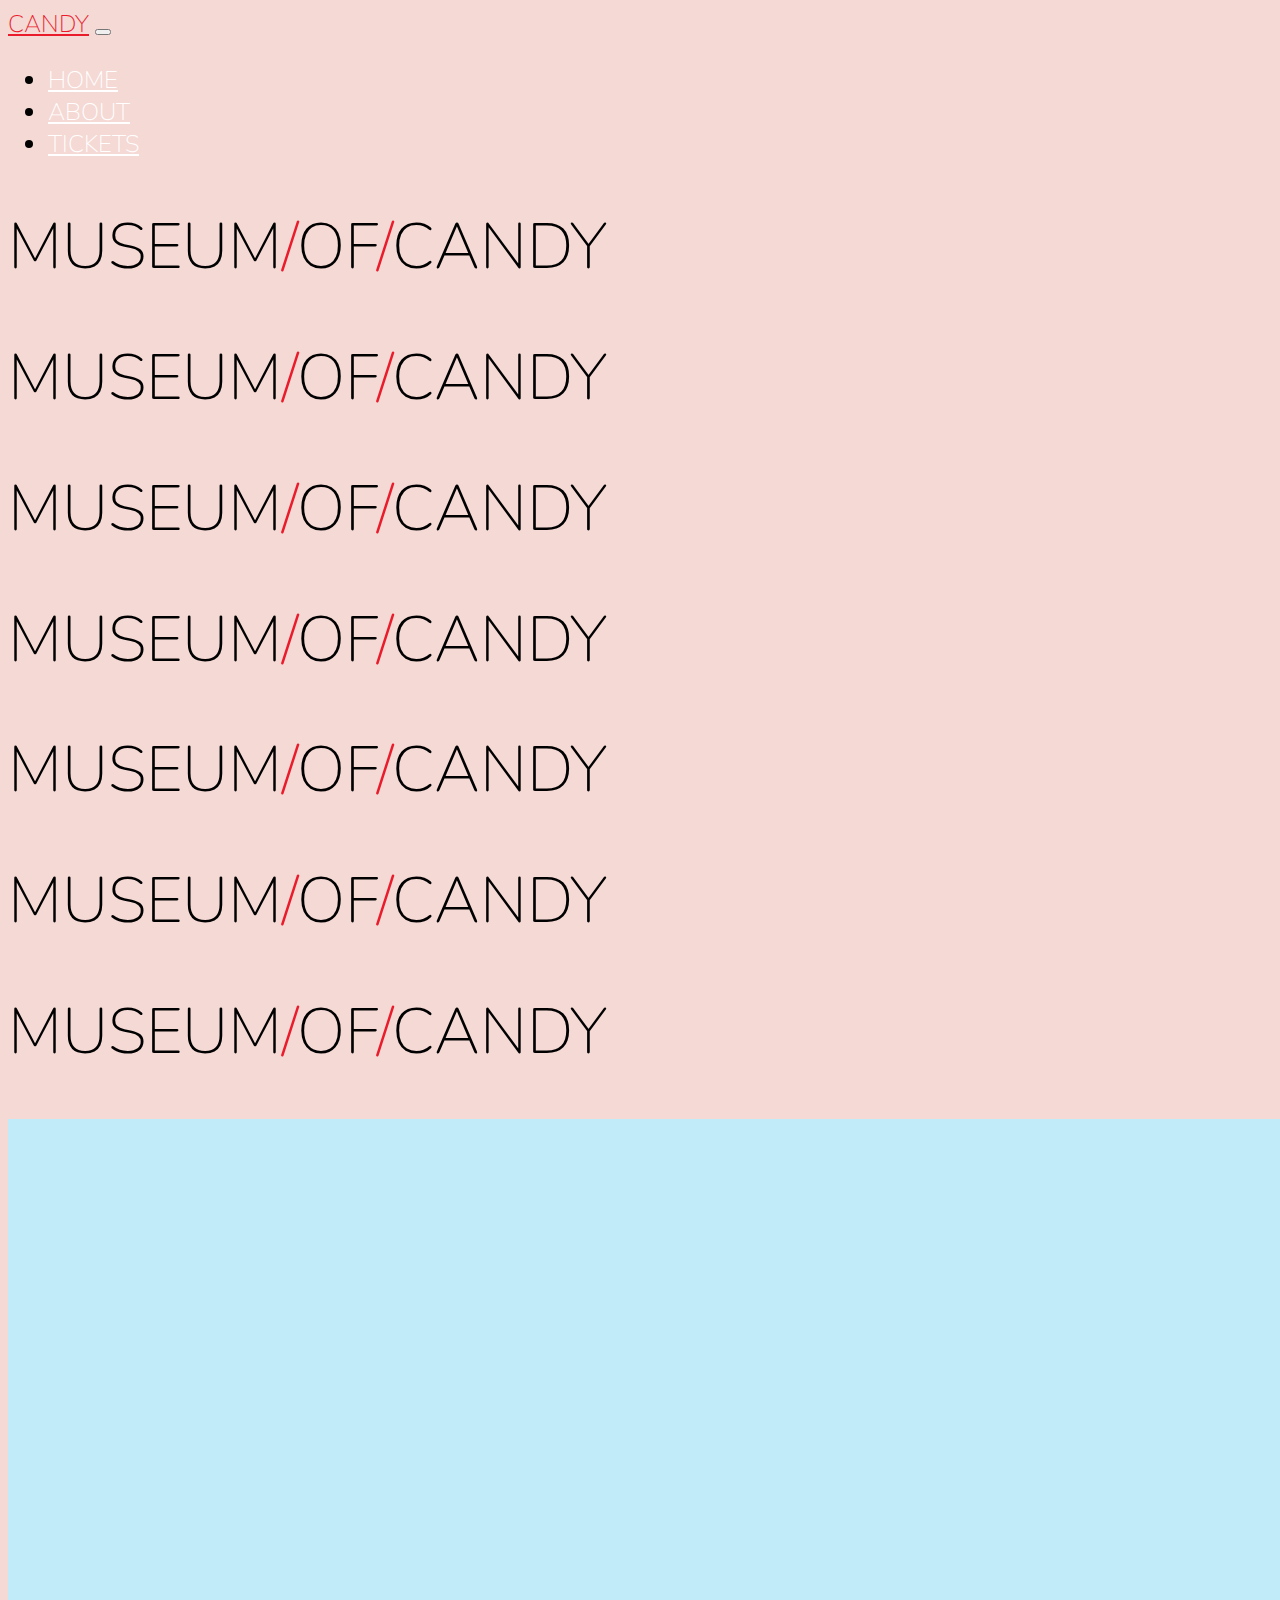
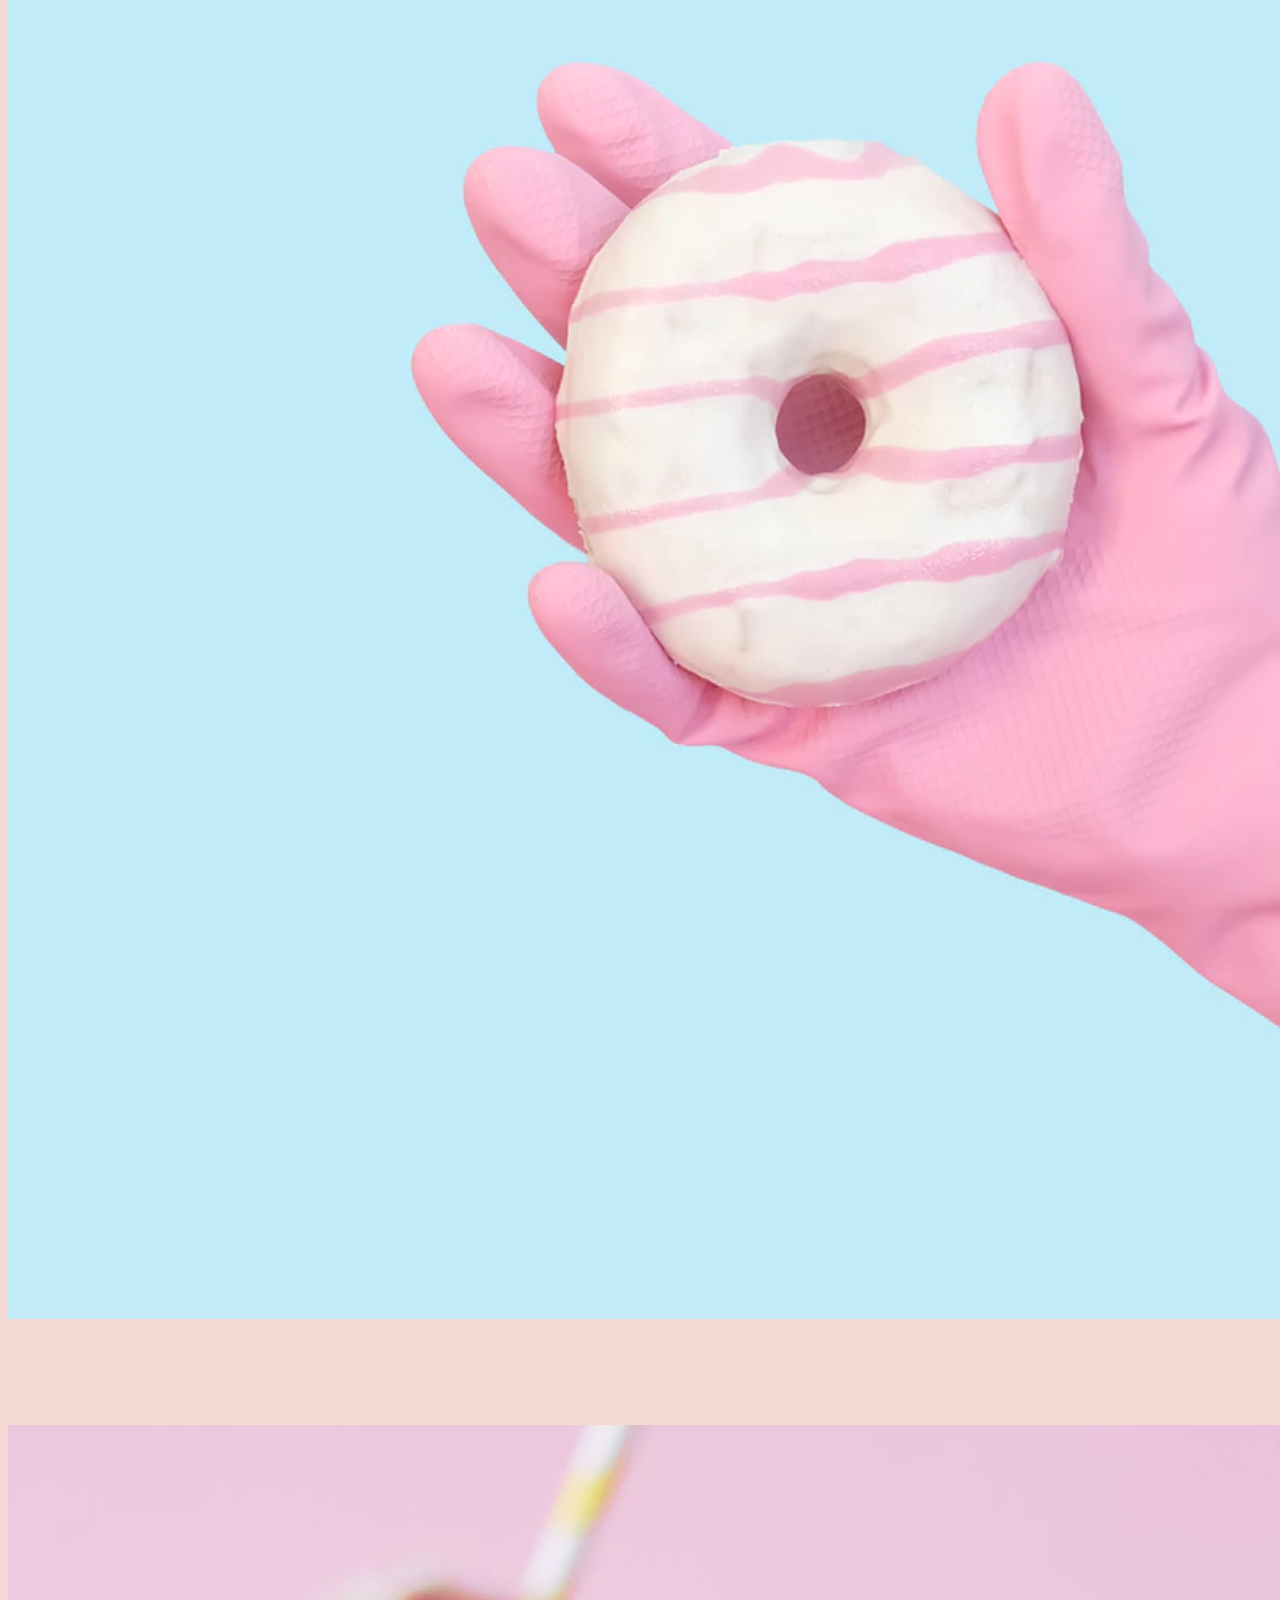
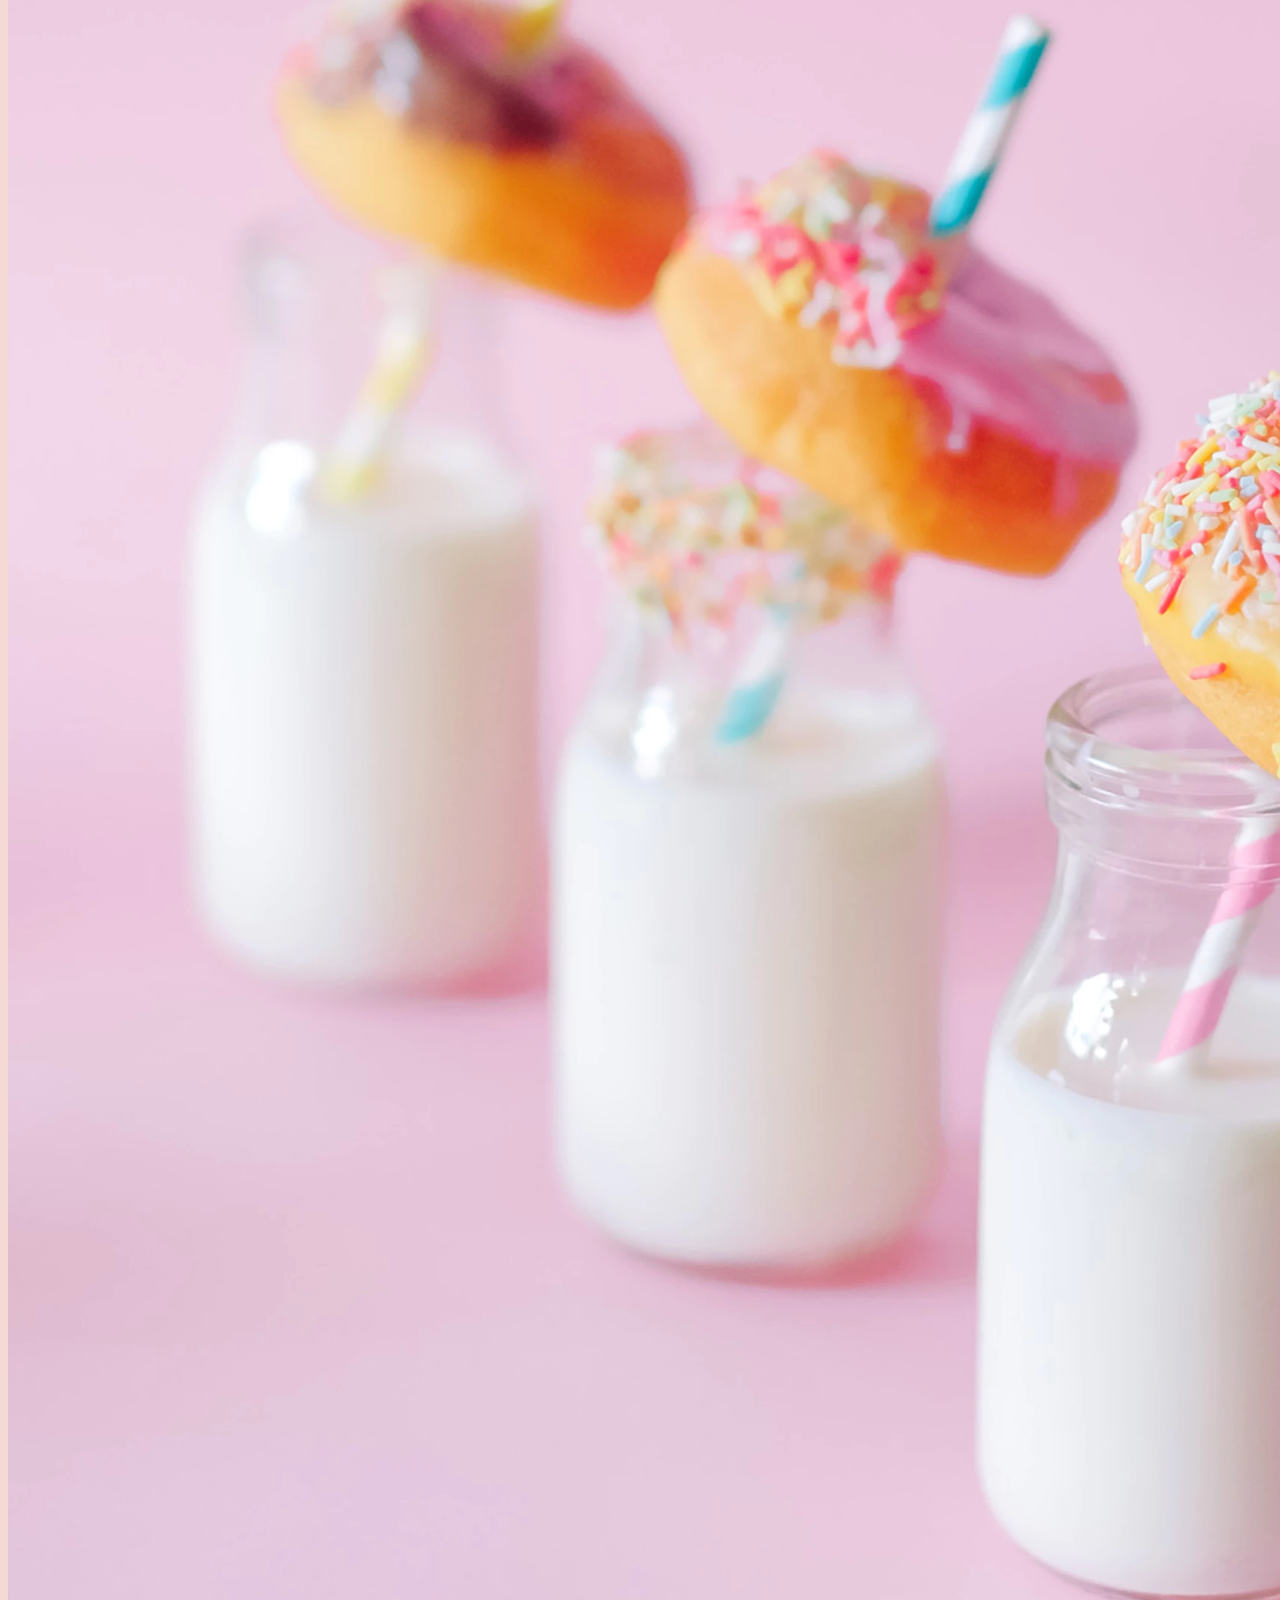
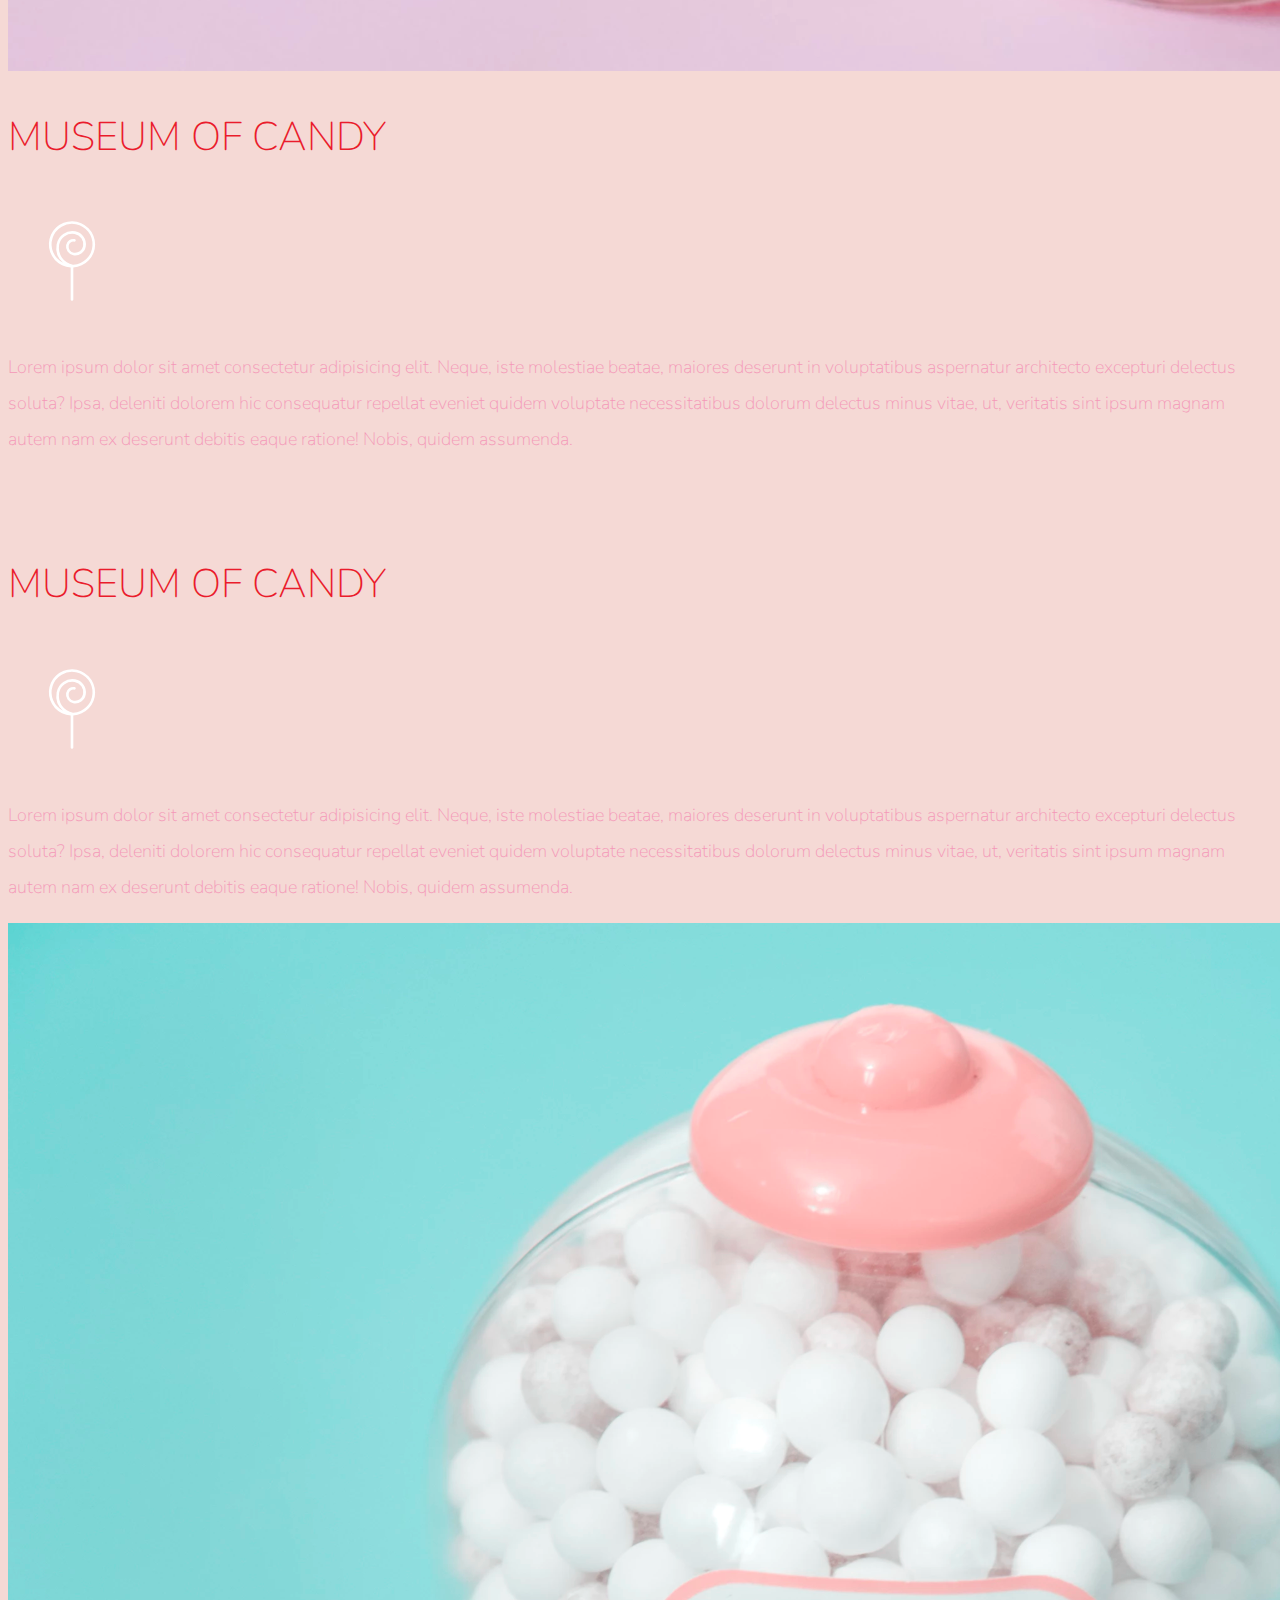
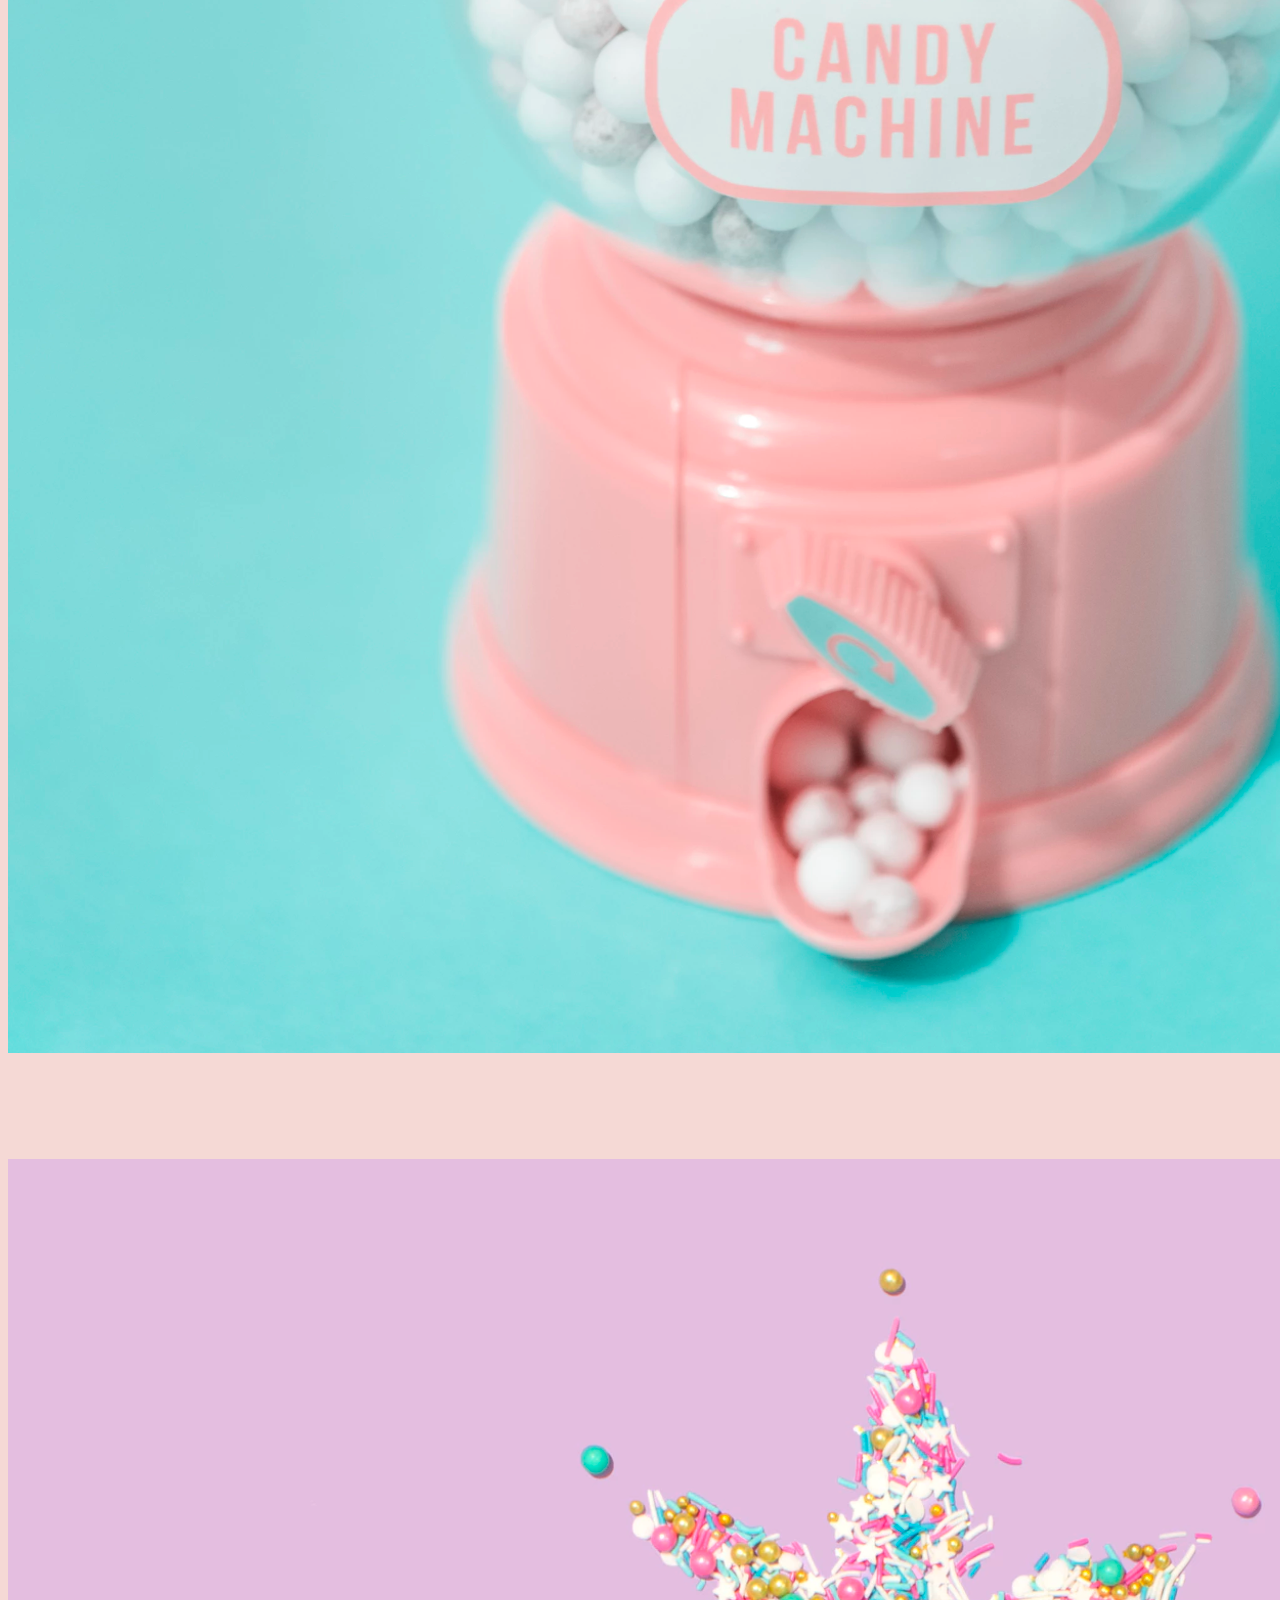
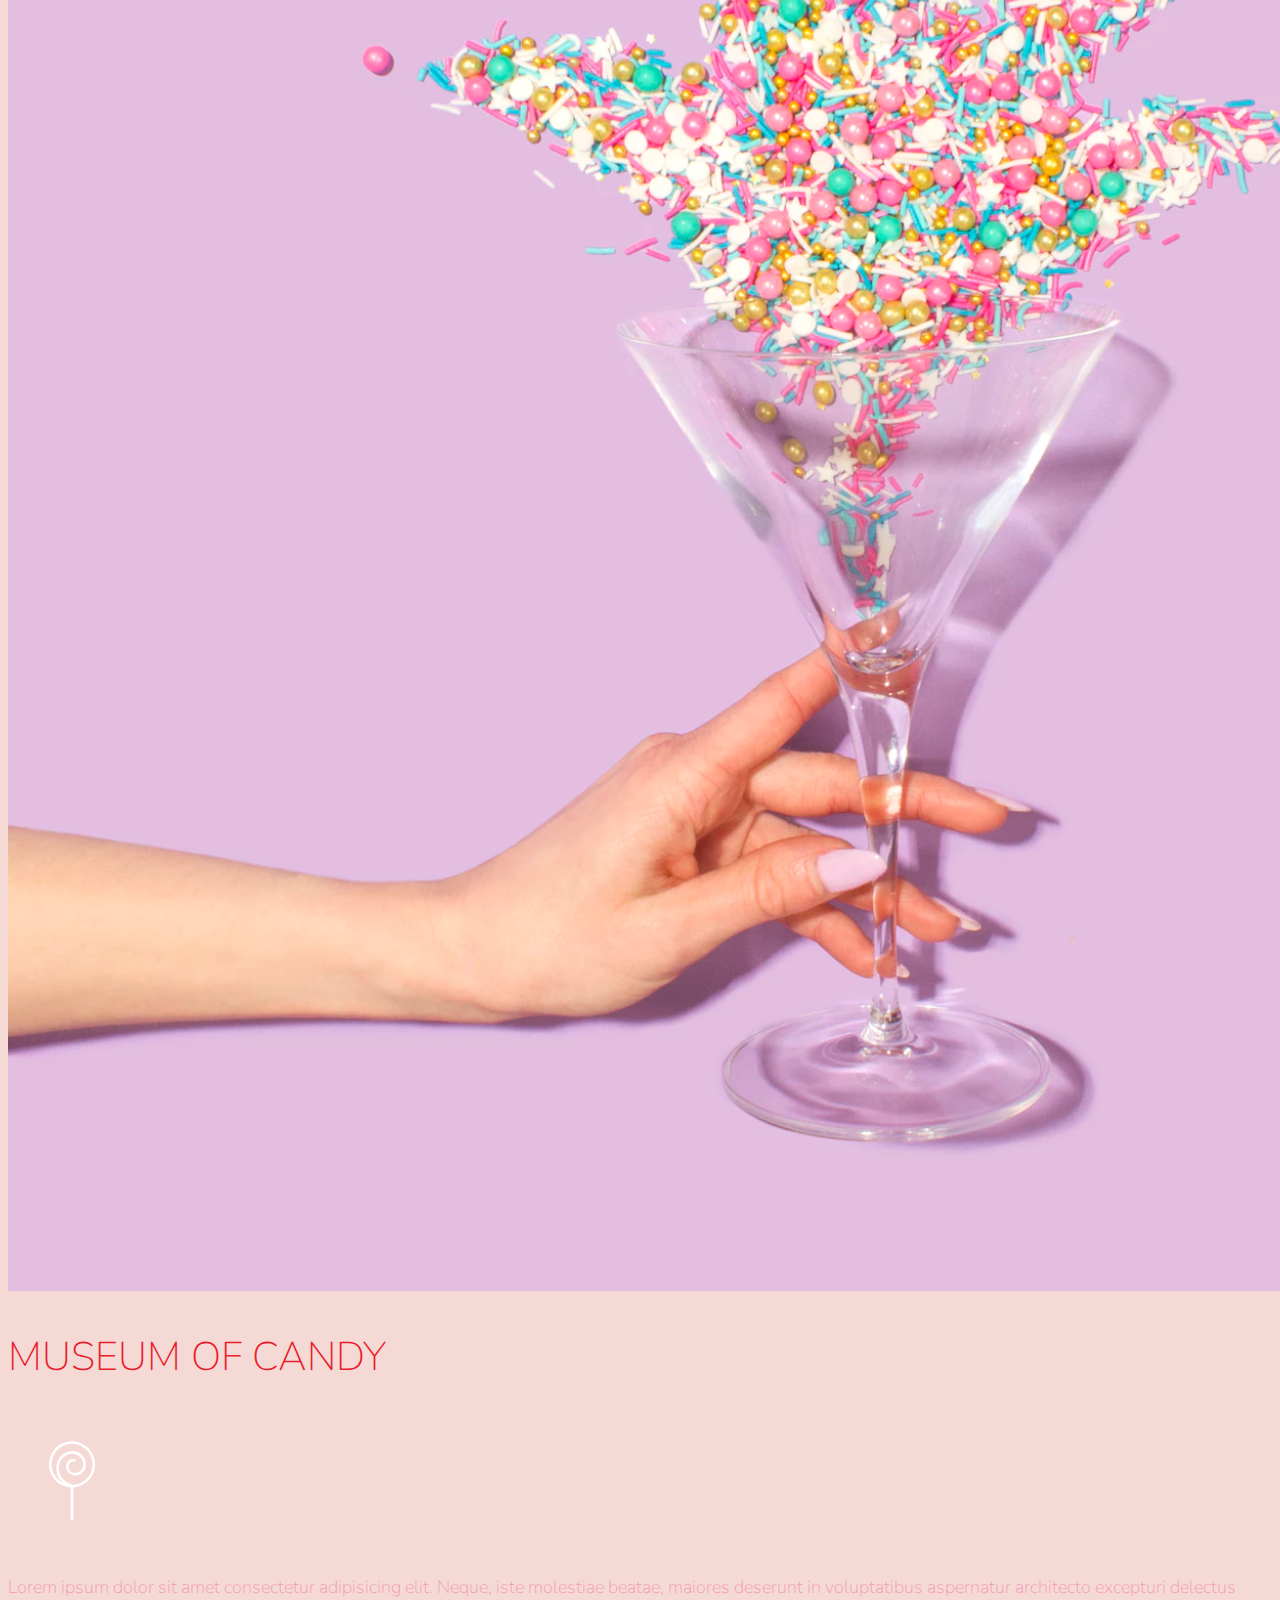
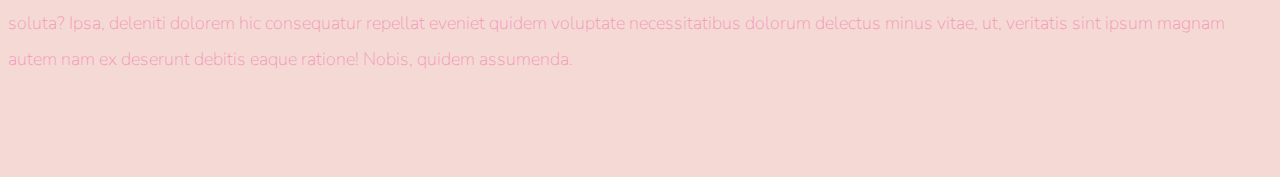
<file: 13_Museum_Of_Candy/Final/index.html>
<!DOCTYPE html>
<html lang="en">
  <head>
    <!-- Required meta tags -->
    <meta charset="utf-8" />
    <meta
      name="viewport"
      content="width=device-width, initial-scale=1, shrink-to-fit=no"
    />

    <!-- Google Font -->
    <link
      href="https://fonts.googleapis.com/css?family=Nunito:200,300,400,700"
      rel="stylesheet"
    />
    <link
      rel="stylesheet"
      href="https://pro.fontawesome.com/releases/v5.10.0/css/all.css"
      integrity="sha384-AYmEC3Yw5cVb3ZcuHtOA93w35dYTsvhLPVnYs9eStHfGJvOvKxVfELGroGkvsg+p"
      crossorigin="anonymous"
    />
    <!-- Bootstrap CSS -->
    <link
      rel="stylesheet"
      href="https://stackpath.bootstrapcdn.com/bootstrap/4.1.3/css/bootstrap.min.css"
      integrity="sha384-MCw98/SFnGE8fJT3GXwEOngsV7Zt27NXFoaoApmYm81iuXoPkFOJwJ8ERdknLPMO"
      crossorigin="anonymous"
    />

    <!-- Custom CSS -->
    <link rel="stylesheet" href="app.css" />

    <title>Museum of Candy</title>
  </head>

  <body>
    <nav
      id="mainNavbar"
      class="navbar navbar-dark navbar-expand-md py-0 fixed-top"
    >
      <a href="#" class="navbar-brand">CANDY</a>
      <button
        class="navbar-toggler"
        data-toggle="collapse"
        data-target="#navLinks"
        aria-label="Toggle navigation"
      >
        <span class="navbar-toggler-icon">
          <i class="fas fa-bars" style="color: #ea1c2c; font-size: 28px; font-weight: 100;"></i
        ></span>
      </button>
      <div class="collapse navbar-collapse" id="navLinks">
        <ul class="navbar-nav">
          <li class="nav-item">
            <a href="" class="nav-link">HOME</a>
          </li>
          <li class="nav-item">
            <a href="" class="nav-link">ABOUT</a>
          </li>
          <li class="nav-item">
            <a href="" class="nav-link">TICKETS</a>
          </li>
        </ul>
      </div>
    </nav>

    <section class="container-fluid px-0">
      <div class="row align-items-center">
        <div class="col-lg-6">
          <div
            id="headingGroup"
            class="text-white text-center d-none d-lg-block mt-5"
          >
            <h1 class="">MUSEUM<span>/</span>OF<span>/</span>CANDY</h1>
            <h1 class="">MUSEUM<span>/</span>OF<span>/</span>CANDY</h1>
            <h1 class="">MUSEUM<span>/</span>OF<span>/</span>CANDY</h1>
            <h1 class="">MUSEUM<span>/</span>OF<span>/</span>CANDY</h1>
            <h1 class="">MUSEUM<span>/</span>OF<span>/</span>CANDY</h1>
            <h1 class="">MUSEUM<span>/</span>OF<span>/</span>CANDY</h1>
            <h1 class="">MUSEUM<span>/</span>OF<span>/</span>CANDY</h1>
          </div>
        </div>
        <div class="col-lg-6">
          <img class="img-fluid" src="imgs/hand2.png" alt="" />
        </div>
      </div>
    </section>

    <section class="container-fluid px-0">
      <div class="row align-items-center content">
        <div class="col-md-6 order-2 order-md-1">
          <img src="imgs/milk.png" alt="" class="img-fluid" />
        </div>
        <div class="col-md-6 text-center order-1 order-md-2">
          <div class="row justify-content-center">
            <div class="col-10 col-lg-8 blurb mb-5 mb-md-0">
              <h2>MUSEUM OF CANDY</h2>
              <img
                src="imgs/lolli_icon.png"
                alt=""
                class="d-none d-lg-inline"
              />
              <p class="lead">
                Lorem ipsum dolor sit amet consectetur adipisicing elit. Neque,
                iste molestiae beatae, maiores deserunt in voluptatibus
                aspernatur architecto excepturi delectus soluta? Ipsa, deleniti
                dolorem hic consequatur repellat eveniet quidem voluptate
                necessitatibus dolorum delectus minus vitae, ut, veritatis sint
                ipsum magnam autem nam ex deserunt debitis eaque ratione! Nobis,
                quidem assumenda.
              </p>
            </div>
          </div>
        </div>
      </div>
      <div class="row align-items-center content">
        <div class="col-md-6 text-center">
          <div class="row justify-content-center">
            <div class="col-10 col-lg-8 blurb mb-5 mb-md-0">
              <h2>MUSEUM OF CANDY</h2>
              <img
                src="imgs/lolli_icon.png"
                alt=""
                class="d-none d-lg-inline"
              />
              <p class="lead">
                Lorem ipsum dolor sit amet consectetur adipisicing elit. Neque,
                iste molestiae beatae, maiores deserunt in voluptatibus
                aspernatur architecto excepturi delectus soluta? Ipsa, deleniti
                dolorem hic consequatur repellat eveniet quidem voluptate
                necessitatibus dolorum delectus minus vitae, ut, veritatis sint
                ipsum magnam autem nam ex deserunt debitis eaque ratione! Nobis,
                quidem assumenda.
              </p>
            </div>
          </div>
        </div>
        <div class="col-md-6">
          <img src="imgs/gumball.png" alt="" class="img-fluid" />
        </div>
      </div>
      <div class="row align-items-center content">
        <div class="col-md-6 order-2 order-md-1">
          <img src="imgs/sprinkles.png" alt="" class="img-fluid" />
        </div>
        <div class="col-md-6 text-center order-1 order-md-2">
          <div class="row justify-content-center">
            <div class="col-10 col-lg-8 blurb mb-5 mb-md-0">
              <h2>MUSEUM OF CANDY</h2>
              <img
                src="imgs/lolli_icon.png"
                alt=""
                class="d-none d-lg-inline"
              />
              <p class="lead">
                Lorem ipsum dolor sit amet consectetur adipisicing elit. Neque,
                iste molestiae beatae, maiores deserunt in voluptatibus
                aspernatur architecto excepturi delectus soluta? Ipsa, deleniti
                dolorem hic consequatur repellat eveniet quidem voluptate
                necessitatibus dolorum delectus minus vitae, ut, veritatis sint
                ipsum magnam autem nam ex deserunt debitis eaque ratione! Nobis,
                quidem assumenda.
              </p>
            </div>
          </div>
        </div>
      </div>
    </section>
    <!-- Optional JavaScript -->
    <!-- jQuery first, then Popper.js, then Bootstrap JS -->
    <script
      src="https://code.jquery.com/jquery-3.3.1.slim.min.js"
      integrity="sha384-q8i/X+965DzO0rT7abK41JStQIAqVgRVzpbzo5smXKp4YfRvH+8abtTE1Pi6jizo"
      crossorigin="anonymous"
    ></script>
    <script
      src="https://cdnjs.cloudflare.com/ajax/libs/popper.js/1.14.3/umd/popper.min.js"
      integrity="sha384-ZMP7rVo3mIykV+2+9J3UJ46jBk0WLaUAdn689aCwoqbBJiSnjAK/l8WvCWPIPm49"
      crossorigin="anonymous"
    ></script>
    <script
      src="https://stackpath.bootstrapcdn.com/bootstrap/4.1.3/js/bootstrap.min.js"
      integrity="sha384-ChfqqxuZUCnJSK3+MXmPNIyE6ZbWh2IMqE241rYiqJxyMiZ6OW/JmZQ5stwEULTy"
      crossorigin="anonymous"
    ></script>

    <script>
      $(function () {
        $(document).scroll(function () {
          var $nav = $('#mainNavbar');
          $nav.toggleClass('scrolled', $(this).scrollTop() > $nav.height());
        });
      });
    </script>
  </body>
</html>
</file>
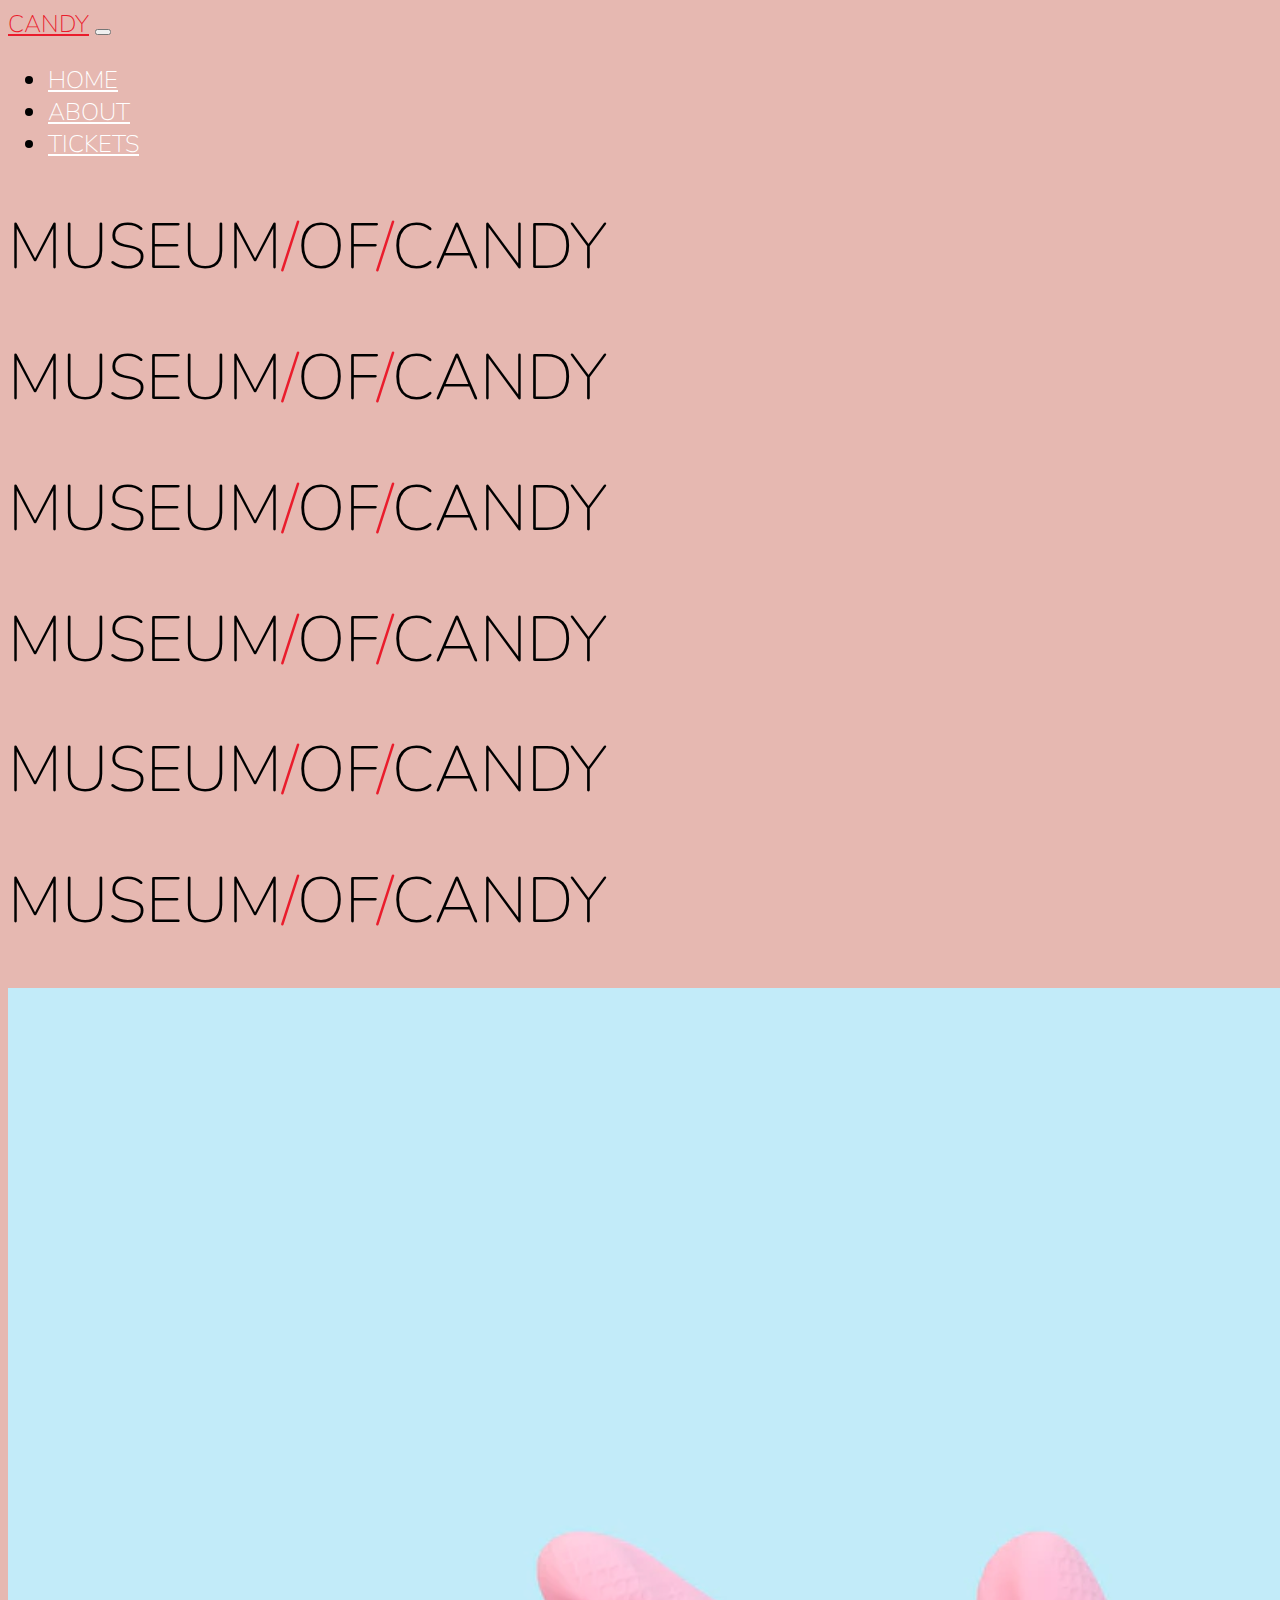
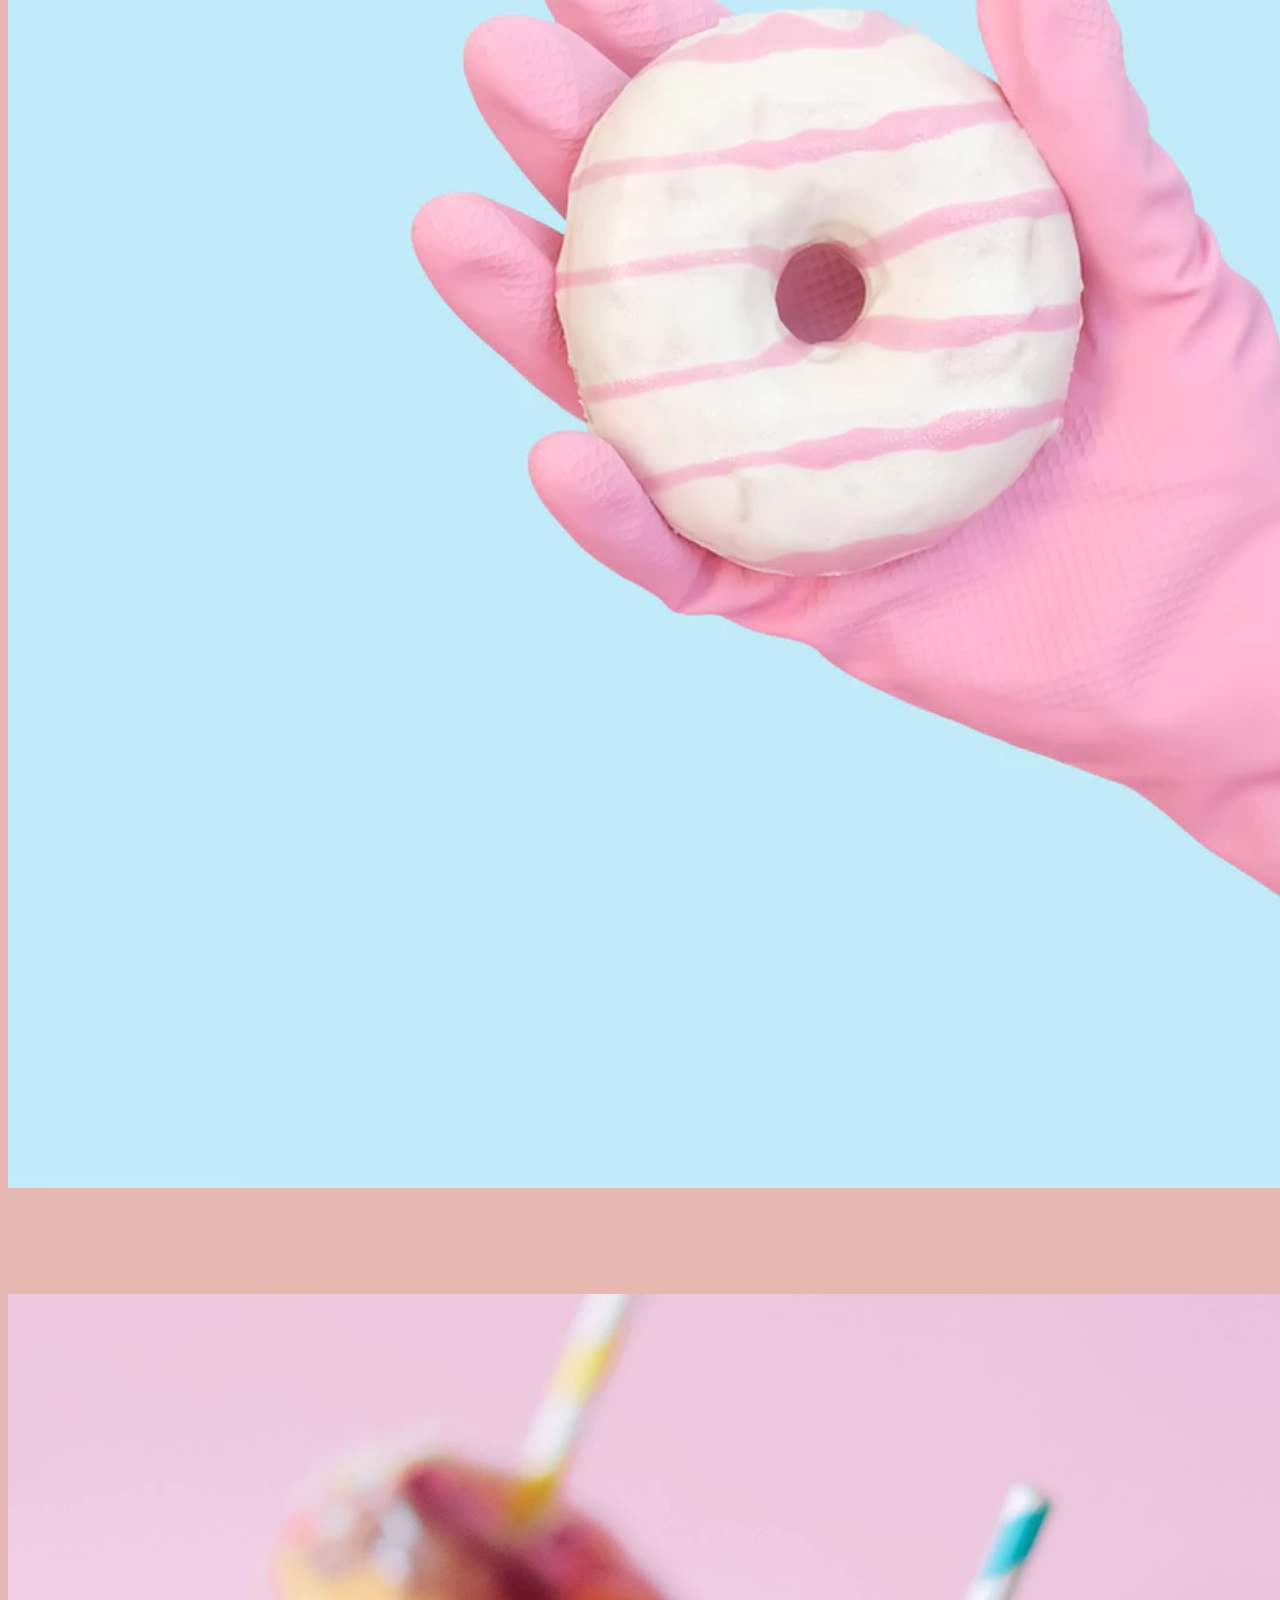
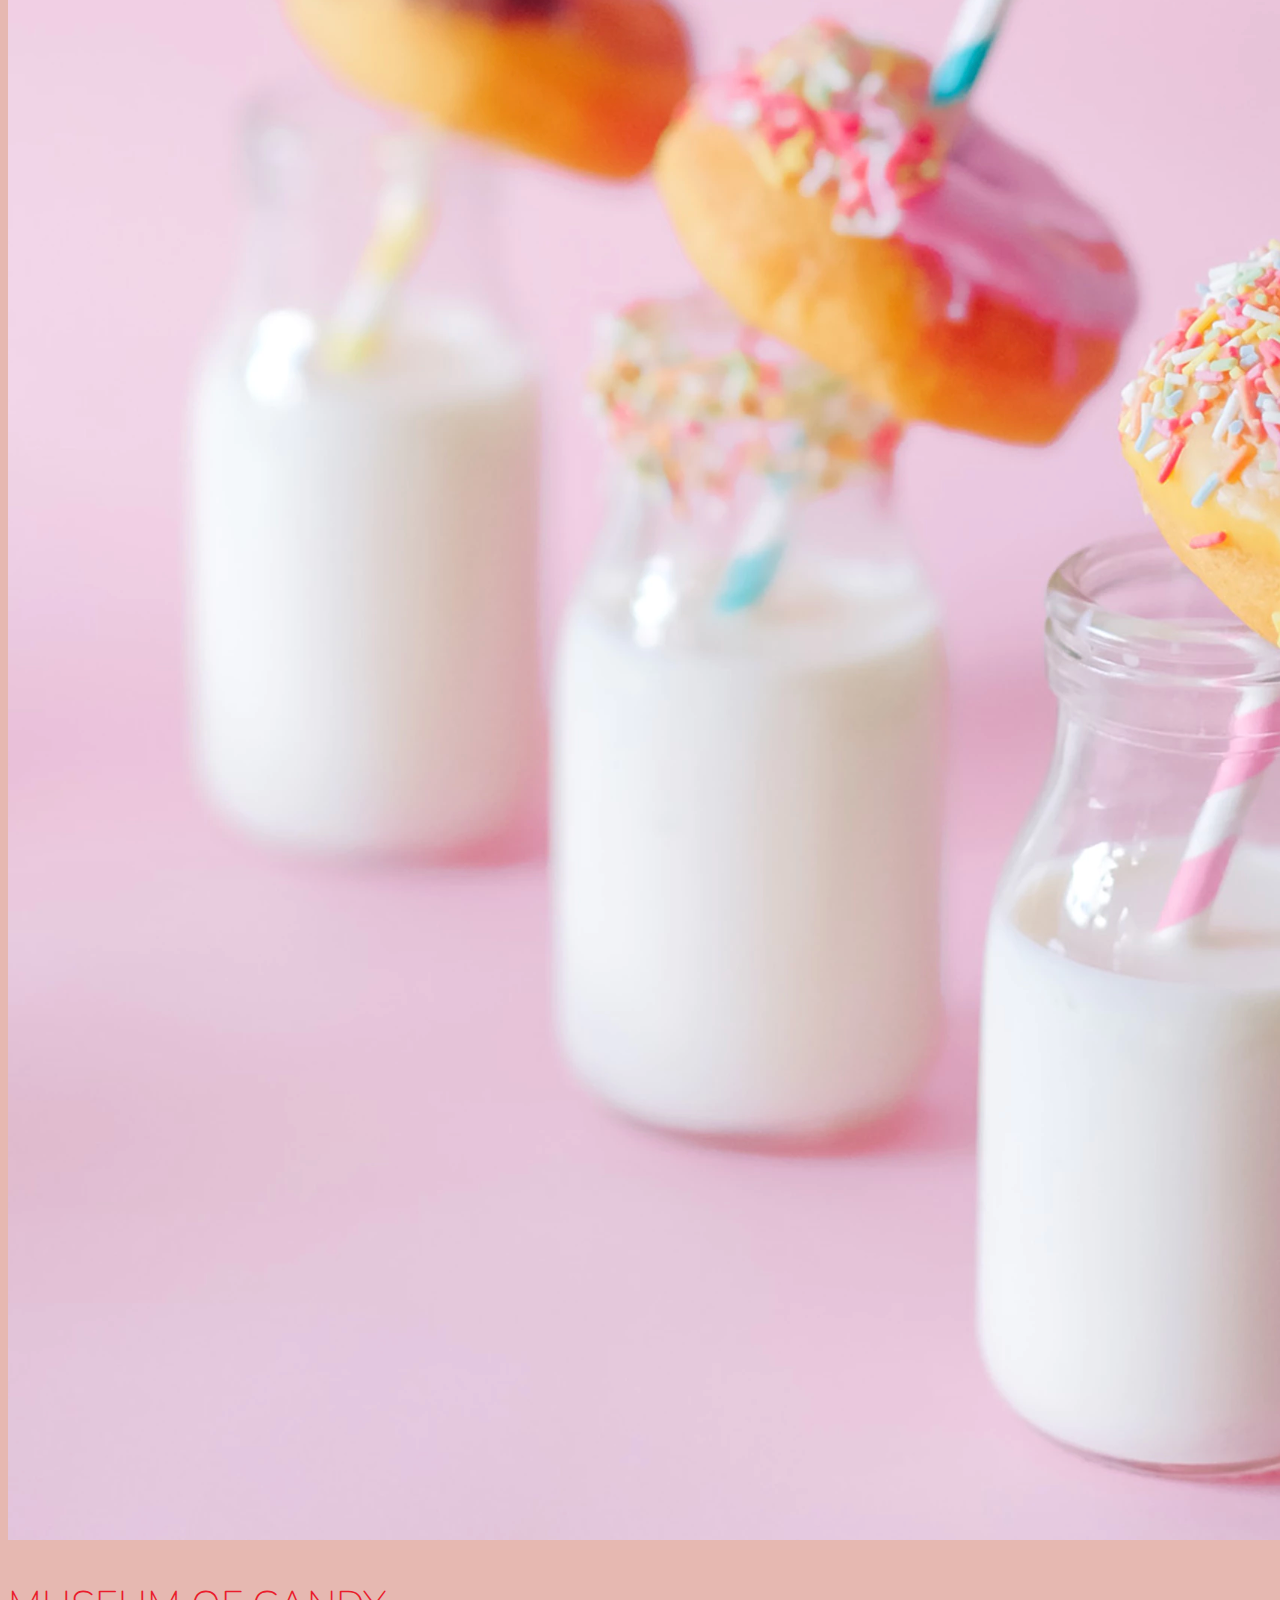
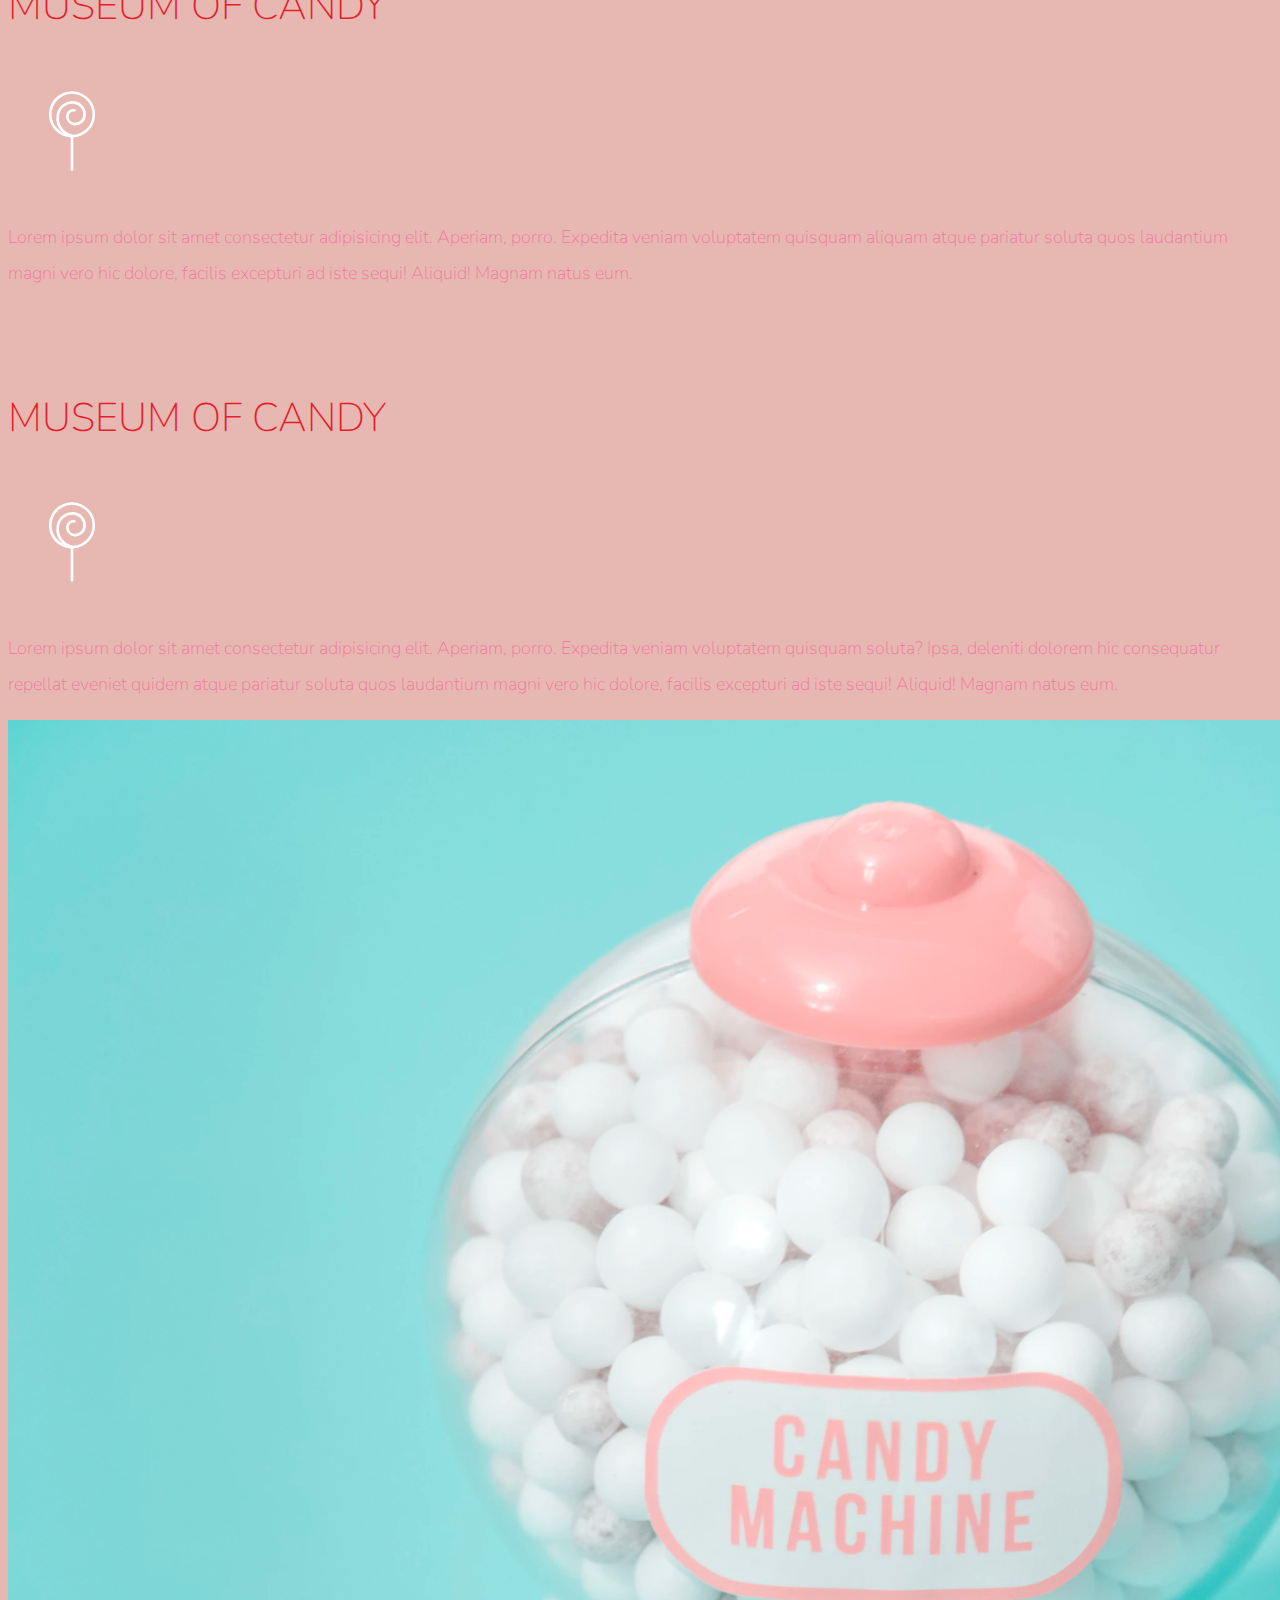
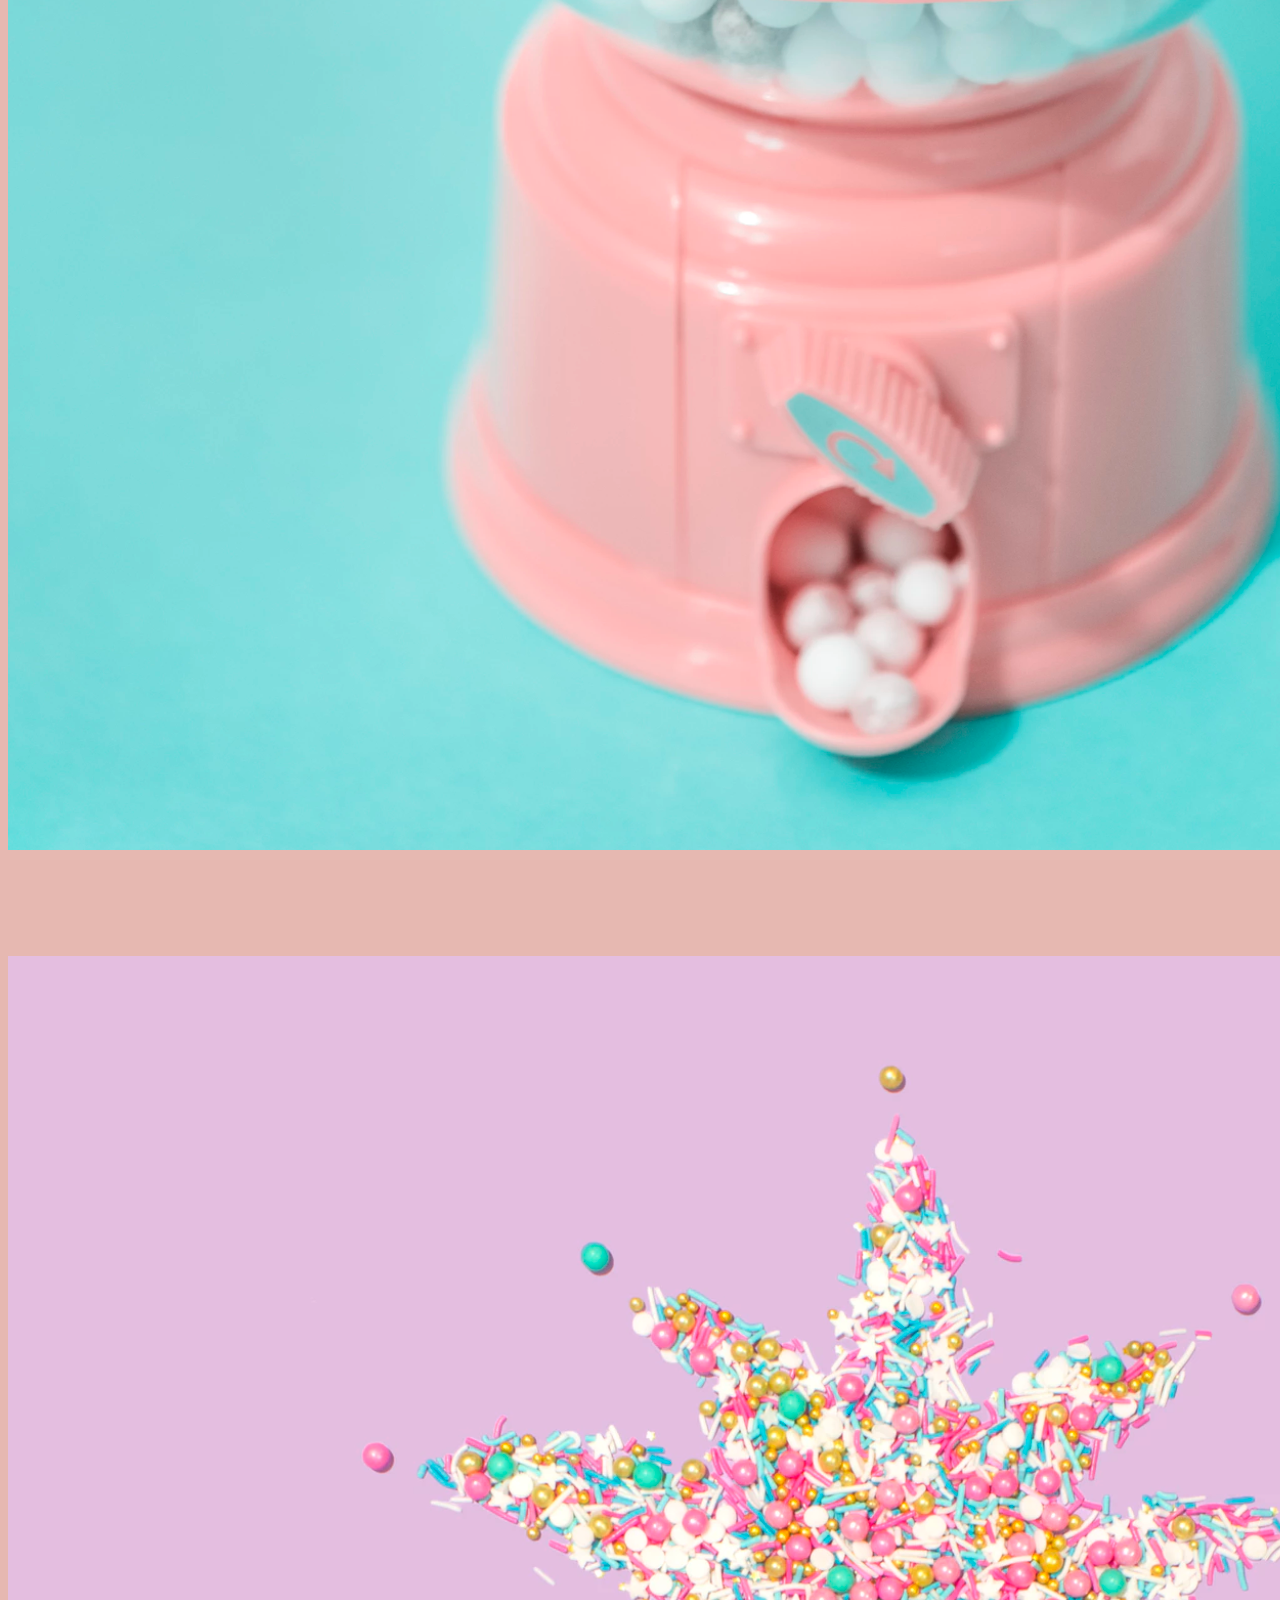
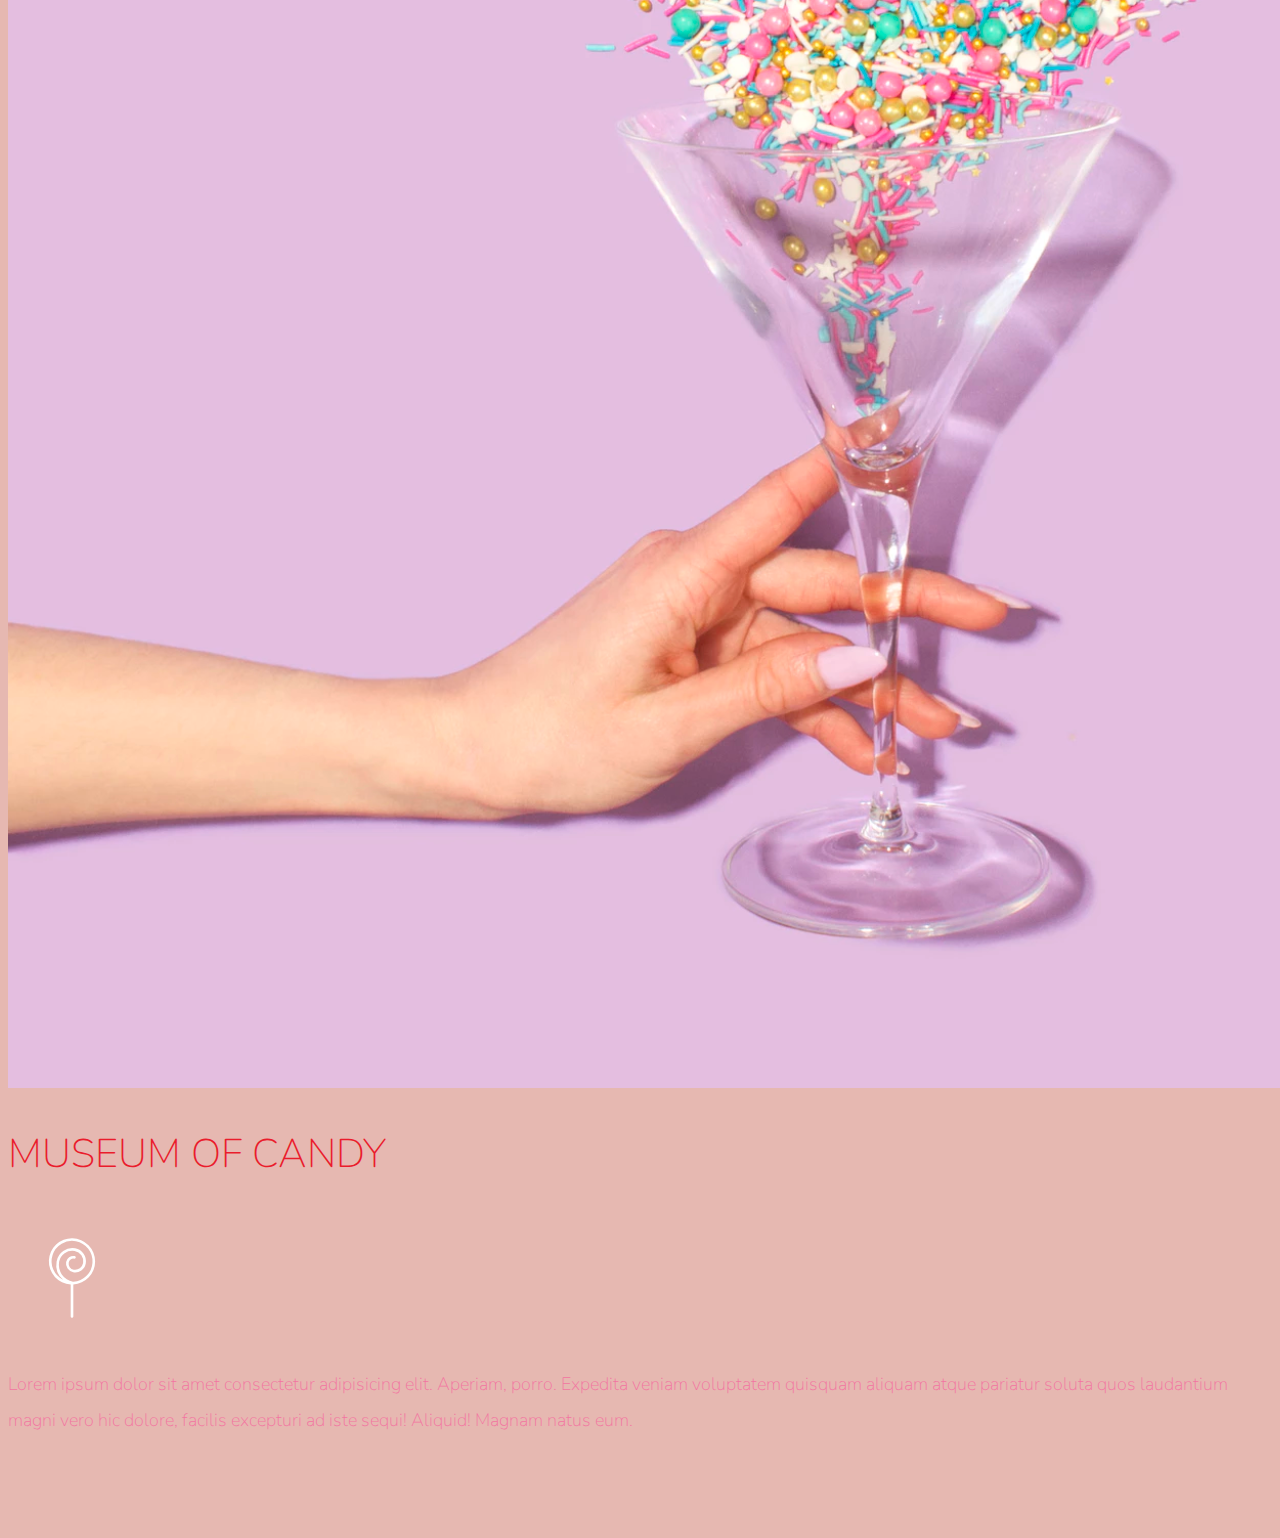
<file: 13_Museum_Of_Candy/Starter/index.html>
<!DOCTYPE html>
<html lang="en">
  <head>
    <!-- Required meta tags -->
    <meta charset="utf-8" />
    <meta
      name="viewport"
      content="width=device-width, initial-scale=1, shrink-to-fit=no"
    />

    <!-- Google Font -->
    <link
      href="https://fonts.googleapis.com/css?family=Nunito:200,300,400,700"
      rel="stylesheet"
    />

    <!-- Bootstrap CSS -->
    <link
      rel="stylesheet"
      href="https://stackpath.bootstrapcdn.com/bootstrap/4.1.3/css/bootstrap.min.css"
      integrity="sha384-MCw98/SFnGE8fJT3GXwEOngsV7Zt27NXFoaoApmYm81iuXoPkFOJwJ8ERdknLPMO"
      crossorigin="anonymous"
    />

    <!-- Custom CSS -->
    <link rel="stylesheet" href="app.css" />

    <title>Museum of Candy</title>
  </head>

  <body>
    <nav
      id="mainNavbar"
      class="navbar navbar-dark navbar-expand-md py-0 fixed-top"
    >
      <a href="#" class="navbar-brand">CANDY</a>
      <button
        class="navbar-toggler"
        data-toggle="collapse"
        data-target="#navLinks"
        aria-label="Toggle navigation"
      >
        <span class="navbar-toggler-icon"></span>
      </button>
      <div class="collapse navbar-collapse" id="navLinks">
        <ul class="navbar-nav">
          <li class="nav-item"><a href="" class="nav-link"> HOME</a></li>
          <li class="nav-item"><a href="" class="nav-link"> ABOUT</a></li>
          <li class="nav-item"><a href="" class="nav-link"> TICKETS</a></li>
        </ul>
      </div>
    </nav>
    <section class="container-fluid px-0">
      <div class="row aligh-items-center">
        <div class="col-lg-6">
          <div
            id="headingGroup"
            class="text-white text-center d-none d-lg-block mt-5"
          >
            <h1 class="">MUSEUM<span>/</span>OF<span>/</span>CANDY</h1>
            <h1 class="">MUSEUM<span>/</span>OF<span>/</span>CANDY</h1>
            <h1 class="">MUSEUM<span>/</span>OF<span>/</span>CANDY</h1>
            <h1 class="">MUSEUM<span>/</span>OF<span>/</span>CANDY</h1>
            <h1 class="">MUSEUM<span>/</span>OF<span>/</span>CANDY</h1>
            <h1 class="">MUSEUM<span>/</span>OF<span>/</span>CANDY</h1>
          </div>
        </div>
        <div class="col-lg-6">
          <img class="img-fluid" src="imgs/hand2.png" alt="" />
        </div>
      </div>
    </section>

    <section class="container-fluid px-0">
      <div class="row align-items-center content">
        <div class="col-md-6 order-2 order-md-1">
          <img src="imgs/milk.png" alt="" class="img-fluid" />
        </div>
        <div class="col-md-6 text-center order-1 order-md-2">
          <div class="row justify-content-center">
            <div class="col-10 col-lg-8 blurb mb-5 mb-md-0">
              <h2>MUSEUM OF CANDY</h2>
              <img src="imgs/lolli_icon.png" alt="" class="d-none d-lg-inline"/>
              <p class="lead">
                Lorem ipsum dolor sit amet consectetur adipisicing elit.
                Aperiam, porro. Expedita veniam voluptatem quisquam aliquam
                atque pariatur soluta quos laudantium magni vero hic dolore,
                facilis excepturi ad iste sequi! Aliquid! Magnam natus eum.
              </p>
            </div>
          </div>
        </div>
      </div>
      <div class="row align-items-center content">
        <div class="col-md-6 text-center ">
          <div class="row justify-content-center">
            <div class="col-10 col-lg-8 blurb mb-5 mb-md-0">
              <h2>MUSEUM OF CANDY</h2>
              <img src="imgs/lolli_icon.png" alt="" class="d-none d-lg-inline"/>
              <p class="lead">
                Lorem ipsum dolor sit amet consectetur adipisicing elit.
                Aperiam, porro. Expedita veniam voluptatem quisquam soluta? Ipsa, deleniti dolorem hic consequatur
                repellat eveniet quidem
                atque pariatur soluta quos laudantium magni vero hic dolore,
                facilis excepturi ad iste sequi! Aliquid! Magnam natus eum.
              </p>
            </div>
          </div>
        </div>
        <div class="col-md-6 ">
          <img src="imgs/gumball.png" alt="" class="img-fluid" />
        </div>
      </div>
      <div class="row align-items-center content">
        <div class="col-md-6 order-2 order-md-1">
          <img src="imgs/sprinkles.png" alt="" class="img-fluid" />
        </div>
        <div class="col-md-6 text-center order-1 order-md-2">
          <div class="row justify-content-center">
            <div class="col-10 col-lg-8 blurb mb-5 mb-md-0">
              <h2>MUSEUM OF CANDY</h2>
              <img src="imgs/lolli_icon.png" alt="" class="d-none d-lg-inline"/>
              <p class="lead">
                Lorem ipsum dolor sit amet consectetur adipisicing elit.
                Aperiam, porro. Expedita veniam voluptatem quisquam aliquam
                atque pariatur soluta quos laudantium magni vero hic dolore,
                facilis excepturi ad iste sequi! Aliquid! Magnam natus eum.
              </p>
            </div>
          </div>
        </div>
      </div>
    </section>

    <!-- jQuery first, then Popper.js, then Bootstrap JS -->
    <script
      src="https://code.jquery.com/jquery-3.3.1.slim.min.js"
      integrity="sha384-q8i/X+965DzO0rT7abK41JStQIAqVgRVzpbzo5smXKp4YfRvH+8abtTE1Pi6jizo"
      crossorigin="anonymous"
    ></script>
    <script
      src="https://cdnjs.cloudflare.com/ajax/libs/popper.js/1.14.3/umd/popper.min.js"
      integrity="sha384-ZMP7rVo3mIykV+2+9J3UJ46jBk0WLaUAdn689aCwoqbBJiSnjAK/l8WvCWPIPm49"
      crossorigin="anonymous"
    ></script>
    <script
      src="https://stackpath.bootstrapcdn.com/bootstrap/4.1.3/js/bootstrap.min.js"
      integrity="sha384-ChfqqxuZUCnJSK3+MXmPNIyE6ZbWh2IMqE241rYiqJxyMiZ6OW/JmZQ5stwEULTy"
      crossorigin="anonymous"
    ></script>
    <script>
      $(function() {
        $(document).scroll(function() {
          var $nav = $("#mainNavbar");
          $nav.toggleClass("scrolled", $(this).scrollTop() > $nav.height())
        })
      })
    </script>
  </body>
</html>
</file>
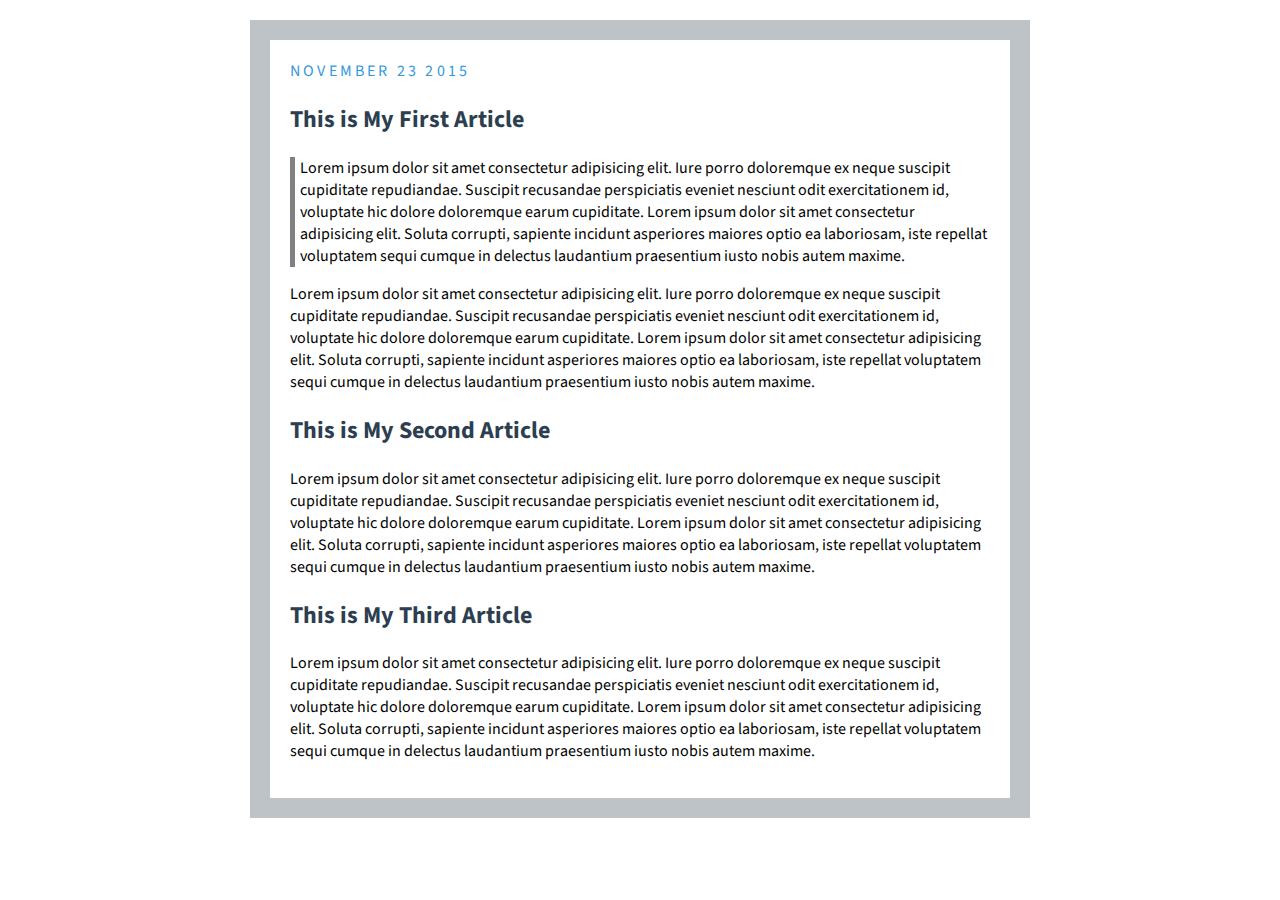
<file: artical-with-borad/blog.html>
<!DOCTYPE html>
<html lang="en">
<head>
  <meta charset="UTF-8">
  <meta name="viewport" content="width=device-width, initial-scale=1.0">
  <title>Blog</title>

  <link href="https://fonts.googleapis.com/css2?family=Source+Sans+Pro:ital,wght@0,400;1,700&display=swap" rel="stylesheet">
  <link rel="stylesheet" type="text/css" href="blog.css">
</head>
<body>


<div class="post">
  <div class="date">November 23 2015</div>
    <h2>This is My First Article</h2>
    <p class="quote">
      Lorem ipsum dolor sit amet consectetur adipisicing elit. Iure porro doloremque ex neque suscipit cupiditate repudiandae. Suscipit recusandae perspiciatis eveniet nesciunt odit exercitationem id, voluptate hic dolore doloremque earum cupiditate.
      Lorem ipsum dolor sit amet consectetur adipisicing elit. Soluta corrupti, sapiente incidunt asperiores maiores optio ea laboriosam, iste repellat voluptatem sequi cumque in delectus laudantium praesentium iusto nobis autem maxime.
    </p>
    <p>
      Lorem ipsum dolor sit amet consectetur adipisicing elit. Iure porro doloremque ex neque suscipit cupiditate repudiandae. Suscipit recusandae perspiciatis eveniet nesciunt odit exercitationem id, voluptate hic dolore doloremque earum cupiditate.
      Lorem ipsum dolor sit amet consectetur adipisicing elit. Soluta corrupti, sapiente incidunt asperiores maiores optio ea laboriosam, iste repellat voluptatem sequi cumque in delectus laudantium praesentium iusto nobis autem maxime.
    </p>

    <h2>This is My Second Article</h2>
    <p>
      Lorem ipsum dolor sit amet consectetur adipisicing elit. Iure porro doloremque ex neque suscipit cupiditate repudiandae. Suscipit recusandae perspiciatis eveniet nesciunt odit exercitationem id, voluptate hic dolore doloremque earum cupiditate.
      Lorem ipsum dolor sit amet consectetur adipisicing elit. Soluta corrupti, sapiente incidunt asperiores maiores optio ea laboriosam, iste repellat voluptatem sequi cumque in delectus laudantium praesentium iusto nobis autem maxime.
    </p>
    <h2>This is My Third Article</h2>
    <p>
      Lorem ipsum dolor sit amet consectetur adipisicing elit. Iure porro doloremque ex neque suscipit cupiditate repudiandae. Suscipit recusandae perspiciatis eveniet nesciunt odit exercitationem id, voluptate hic dolore doloremque earum cupiditate.
      Lorem ipsum dolor sit amet consectetur adipisicing elit. Soluta corrupti, sapiente incidunt asperiores maiores optio ea laboriosam, iste repellat voluptatem sequi cumque in delectus laudantium praesentium iusto nobis autem maxime.
    </p>
</body>
</html>
</file>
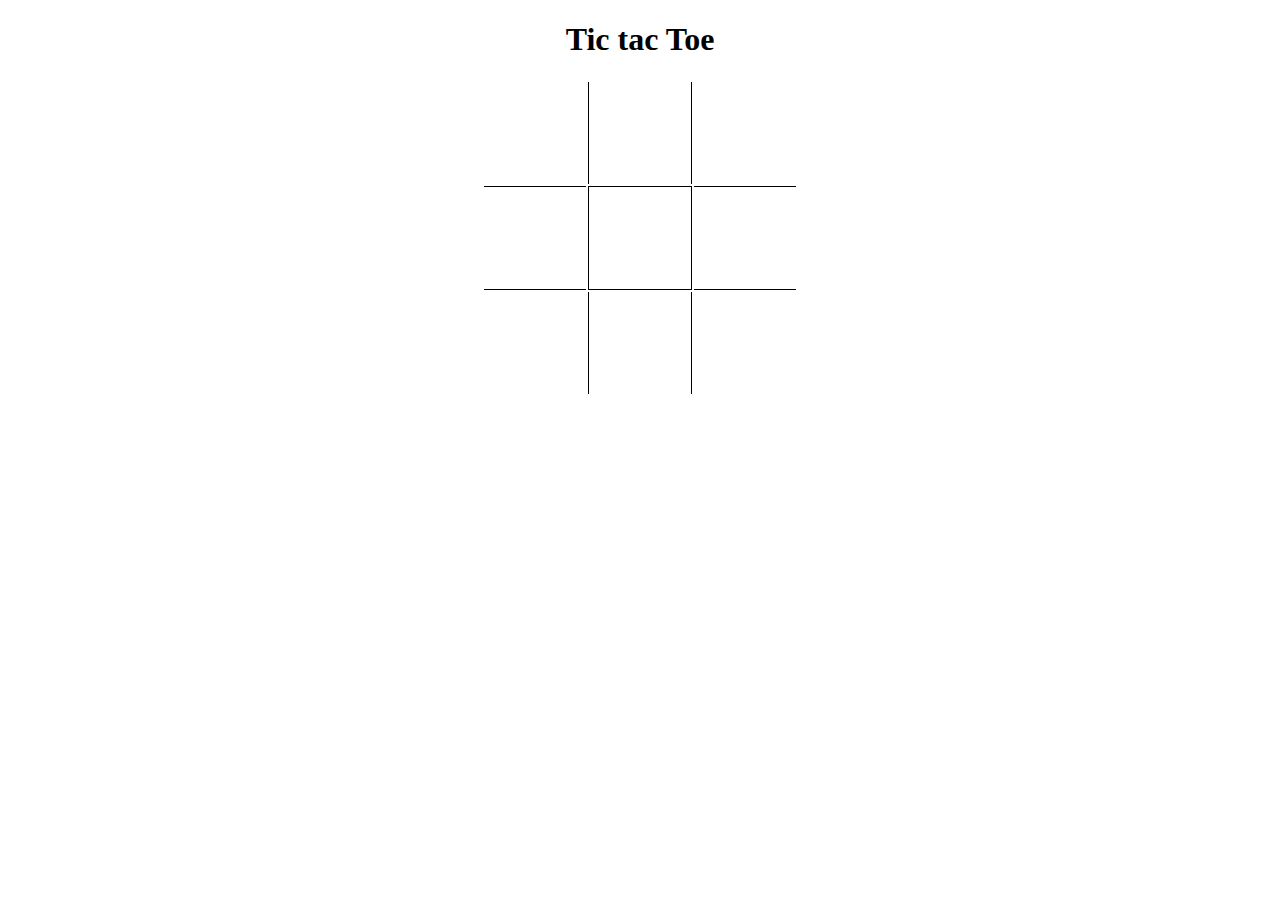
<file: boot-strap/tic-tac-toe/board.html>
<!DOCTYPE html>
<html lang="en">
<head>
  <meta charset="UTF-8">
  <meta name="viewport" content="width=device-width, initial-scale=1.0">
  <title>TTT Board
  </title>
  <style type="text/css"> 
  table {
    margin: auto;
  }
  td{
    width: 100px;
    height: 100px;
    
  }
  
  .vertical {
    border-left: 1px solid #000;
    border-right: 1px solid #000;
  }
  .horizontal {
    border-top: 1px solid #000;
    border-bottom: 1px solid #000;
  }
  h1 {
  text-align: center;
  }
    </style>
</head>
<body>
  <h1>Tic tac Toe</h1>
  <table>
    <tr>
      <td></td>
      <td class = 'vertical'></td>
      <td></td>
    </tr>

    <tr>
      <td class = 'horizontal'></td>
      <td class = 'vertical horizontal'></td>
      <td class = 'horizontal'></td>
    </tr>

    <tr>
      <td></td>
      <td class = 'vertical'></td>
      <td></td>
    </tr>
  </table>
</body>
</html>
</file>
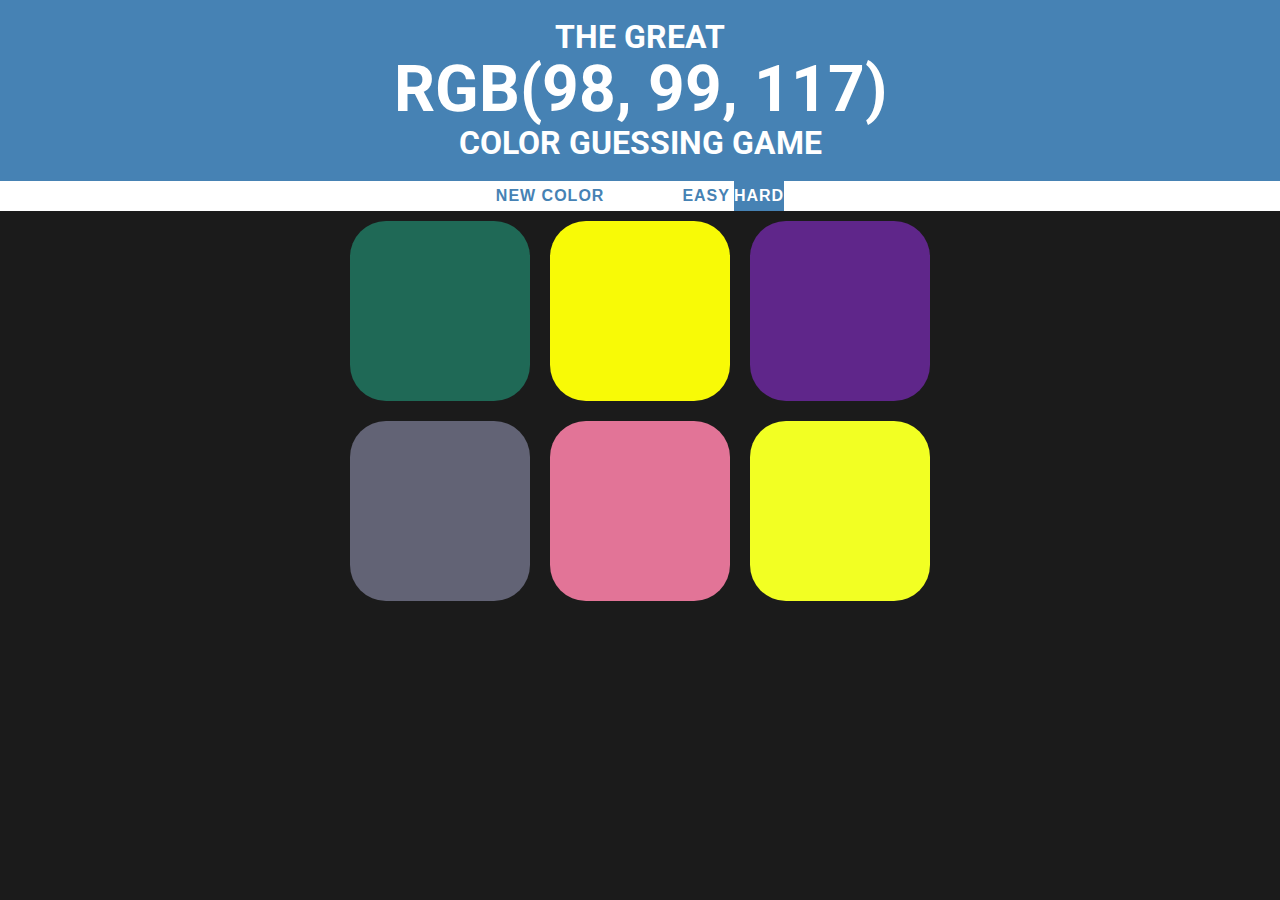
<file: css-grid-layout/color-game/color-guessing/colorGame.html>
<!DOCTYPE html>
<html lang="en">
<head>
  <meta charset="UTF-8">
  <meta name="viewport" content="width=device-width, initial-scale=1.0">
  <title>Color Game</title>
  <link rel="stylesheet" type="text/css" href="style.css">
</head>
<body>
  <h1>The Great 
    <br>
    <span id= "colorDisplay">RGB</span> 
    <br>
    <span>Color Guessing Game </span></h1>
  <div id ="stripe">
    <button id="reset">New Color</button>
    <span id = "message"></span>
    <button id="easyBtn">Easy</button>
    <button id ="hardBtn" class="selected">Hard</button>
  </div>
  <div class="container">
    <div class="square"></div>
    <div class="square"></div>
    <div class="square"></div>
    <div class="square"></div>
    <div class="square"></div>
    <div class="square"></div>
  </div>
  <script type="text/javascript" src="colorGame.js"></script>
</body>
</html>
</file>
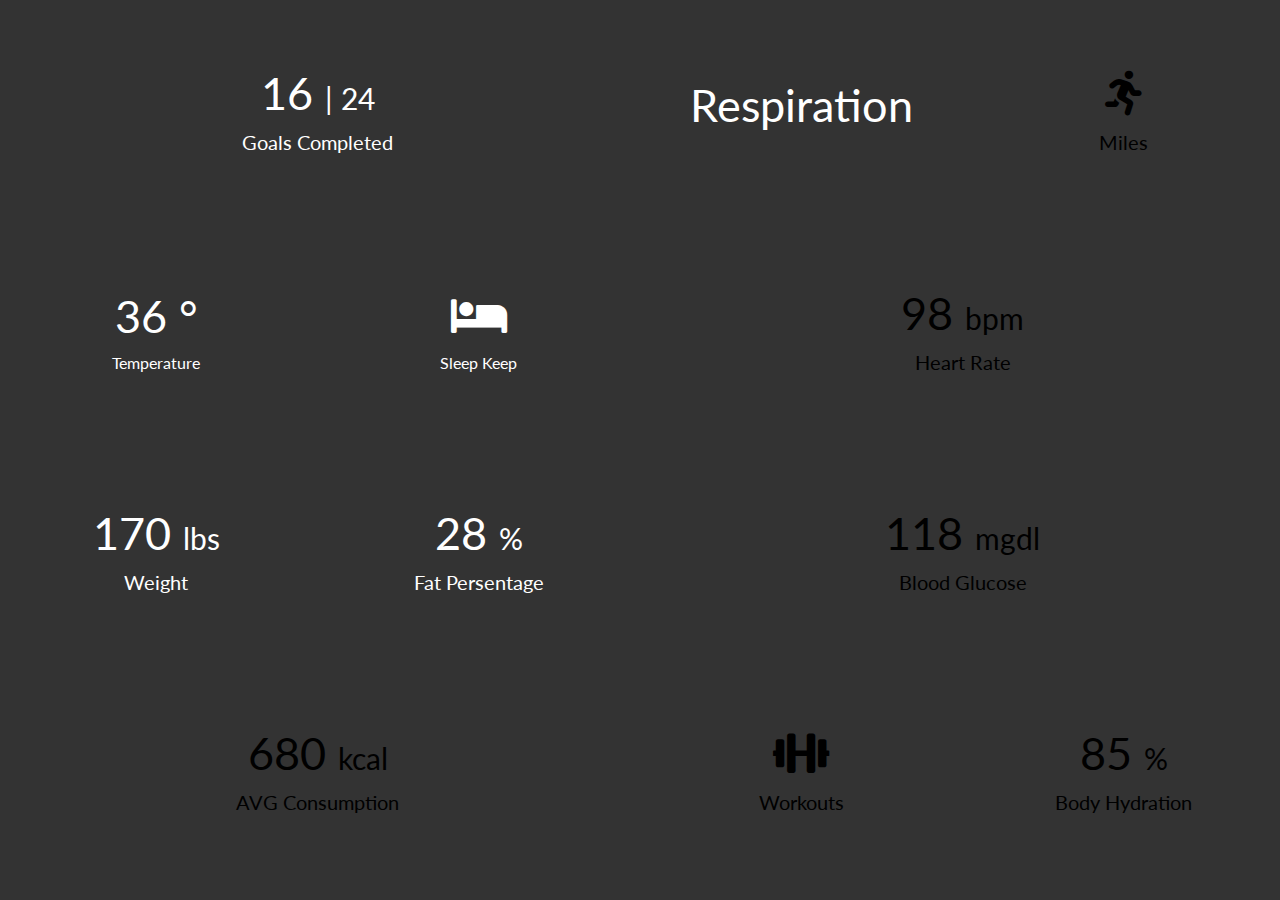
<file: css-grid-layout/color-game/health-panel/grid.html>
<!DOCTYPE html>
<html lang="en">
<head>
  <meta charset="UTF-8">
  <meta name="viewport" content="width=device-width, initial-scale=1.0">
  <link rel="stylesheet" href="https://cdnjs.cloudflare.com/ajax/libs/font-awesome/5.13.0/css/all.min.css">
  <link rel="stylesheet" href="grid.css">
  <title>Health Panel</title>
</head>
<body>
  <div class="container">
    <div class="bg1">
      <h2>16 <span>| 24</span></h2>
      <p>Goals Completed</p>
    </div>
    <div class="bg1"> 
      <h2>Respiration</h2>
    </div>
    <div class="bg2">
      <h2><i class="fas fa-running"></i></h2>
      <p>Miles</p>
    </div>
    <div class="bg1">
      <h2>36 &deg;</h2>
      <p<>Temperature</p>
    </div>
    <div class="bg1">
      <h2> <i class="fas fa-bed"></i> </h2>
      <p<>Sleep Keep</p>
    </div>
    <div class="bg2">
      <h2>98 <span>bpm</span></h2>
      <p>Heart Rate</p>
    </div>
    <div class="bg1">
      <h2>170 <span> lbs</span></h2>
      <p>Weight</p>
    </div>
    <div class="bg1">
      <h2>28 <span> %</span></h2>
      <p>Fat Persentage</p>
    </div>    
    <div class="bg2">
      <h2>118 <span> mgdl</span></h2>
      <p>Blood Glucose</p>
    </div>    
    <div class="bg2">
      <h2>680 <span> kcal</span></h2>
      <p>AVG Consumption</p>
    </div>    
    <div class="bg2">
      <h2><i class="fas fa-dumbbell"></i></h2>
      <p>Workouts</p>
    </div>    
    <div class="bg2">
      <h2>85 <span> %</span></h2>
      <p>Body Hydration</p>
    </div>
  </div>
</body>
</html>
</file>
<file: 13_Museum_Of_Candy/Final/app.css>
body {
    background: #f5d9d5;
    font-family: "Nunito", sans-serif;
}

.blurb h2 {
   color: #EA1C2C;
   font-weight: 100;
   font-size: 2.5rem;
}

.blurb p {
    color: #f498b8;
    font-weight: 100;
    font-size: 1.125rem;
    line-height: 2;
}

.content {
    margin-top: 100px;
    margin-bottom: 100px;
}

#mainNavbar {
    font-size: 1.5rem;
    font-weight: 100;    
}

#mainNavbar .nav-link {
    color: white;
}

#mainNavbar .nav-link:hover {
    color: #EA1C2C;
}

#mainNavbar .navbar-brand {
    color: #EA1C2C;
    font-size: 1.5rem;
}

#headingGroup span {
    color: #EA1C2C;
}

#headingGroup h1 {
    font-weight: 100;
    font-size: 4rem;
}

.navbar.scrolled {
    background: rgb(222,192,222);
    transition: background 500ms;
}

@media (max-width: 1200px) {
    #headingGroup h1 {
        font-weight: 100;
        font-size: 3rem;
    }
    .blurb h2 {
        font-size: 2rem;
    }
}
</file>
<file: 13_Museum_Of_Candy/Starter/app.css>
body{
    background-color: #e6b8b1;
    font-family: "Nunito", sans-serif;
}

#mainNavbar {
    font-weight: 100;
    font-size: 1.5rem;
}

#mainNavbar .navbar-brand {
    color: #ea1c2c;
    font-size: 1.5rem;
}
#mainNavbar .nav-link {
    color: white;
    
}
#mainNavbar .nav-link:hover {
    color: #ea1c2c;
}

#headingGroup span {
    color: #ea1c2c;
}
#headingGroup h1{
    font-weight: 100;
    font-size: 4rem;
}
.blurb h2{
    color: #ea1c2c;
    font-weight:100;
    font-size: 2.5rem;
}
.blurb p {
    color:#f375a1;
    font-weight: 100;
    font-size: 1.125rem;
    line-height:2;
}
.content {
    margin-top:100px ;
    margin-bottom: 100px;
}
.navbar.scrolled {
    background-color: rgb(222, 192,222);
    transition: background 500ms;
}
@media (max-width:1200px){
    #headingGroup h1 {
        font-weight: 100;
        font-size: 3rem;
    }
    .blurb h2 {
        font-size: 2rem;
    }
}
</file>
<file: artical-with-borad/blog.css>
body{
  border: 20px solid #bdc3c7;
  max-width: 700px;
  padding: 20px;
  margin: 20px auto;
  font-family: source sans pro;
  width: 80%;
}
.quote {
  border-left: 5px solid grey;
  padding-left: 5px;
}
.date {
  color: #3498db;
  text-transform: uppercase;
  letter-spacing: 0.2rem;
}
h2{
  color: #2c3e50;
}
</file>
<file: css-grid-layout/color-game/color-guessing/style.css>
@import url('https://fonts.googleapis.com/css2?family=Roboto:wght@300&display=swap');

* {
  margin: 0;
  padding: 0;
}
body {
  background: #1b1b1b;
}
.container {
  max-width: 600px;
  margin: 0px auto;
}

h1 {
  color: white;
  text-align: center;
  background-color: steelblue;
  font-family: 'Roboto', sans-serif;
  font-weight: light 500;
  text-transform: uppercase;
  padding: 20px 0;
  line-height: 1.1;
}
#colorDisplay {
  font-size: 200%;
}
#stripe {
  background: white;
  text-align: center;
  color: black;
  font-family: 'Roboto', sans-serif;
  height: 30px;
}
.square {
  width: 30%;
  background: plum;
  padding-bottom: 30%;
  float: left;
  margin: 1.66%;
  border-radius: 20%;
  transition: 1.0s;
  -webkit-transition: 1.s;
  -moz-transition:1.0s;
 
}
span {
  color: white;
}
button {
  border: none;
  background: none;
  text-transform: uppercase;
  height: 100%;
  color: steelblue;
  font-weight: 700;
  letter-spacing: 1px;
  font-size: inherit;
  transition: all 0.5s;
}
#message {
  display: inline-block;
  width: 70px;
}
.selected {
  color: white;
  background: steelblue;
}
button:hover {
  color: white;
  background: steelblue;
}
</file>
<file: css-grid-layout/color-game/health-panel/grid.css>
@import url('https://fonts.googleapis.com/css2?family=Lato&display=swap');
* {margin: 0;
  padding: 0;
  box-sizing: border-box;}

body {
  background: #333;
  color: #fff;
  font-family: 'Lato', sans-serif;
}

h2 {
  font-size: 45px;
  font-weight: normal;
  margin: 10px;
}
h2 span {
  font-size: 30px;
}
p {
  font-size: 20px;
}
.container {
  display: grid;
  grid-template-columns: repeat(4, 1fr);
  grid-gap: 10px
  
}
.container > div {
  cursor: pointer;
  height: 210px;
  background-size: cover;
  background-attachment: fixed;

  display: flex;
  flex-direction: column;
  align-items: center;
  justify-content: center;
  text-align: center;
  transition: all 0.5s ease-in;
}
.container > div:nth-of-type(1) {
  grid-column: 1/3;
}

.container > div:nth-of-type(6){
  grid-column: 3/5;
}
.container > div:nth-of-type(9){
  grid-column: 3/5;
}
.container > div:nth-of-type(10){
  grid-column: 1/3;
}
.container > div:hover {
  opacity: 0.7;
  transform: scale(0.98);
}
.bg1 {
  background: url('https://images.unsplash.com/photo-1589437887815-71c45fd504cb?ixlib=rb-1.2.1&ixid=eyJhcHBfaWQiOjEyMDd9&auto=format&fit=crop&w=1351&q=80');

}
.bg2 {
  background: url('https://images.unsplash.com/photo-1589524702008-c4b06515988b?ixlib=rb-1.2.1&ixid=eyJhcHBfaWQiOjEyMDd9&auto=format&fit=crop&w=1050&q=80');
  color: #000;
}
</file>
